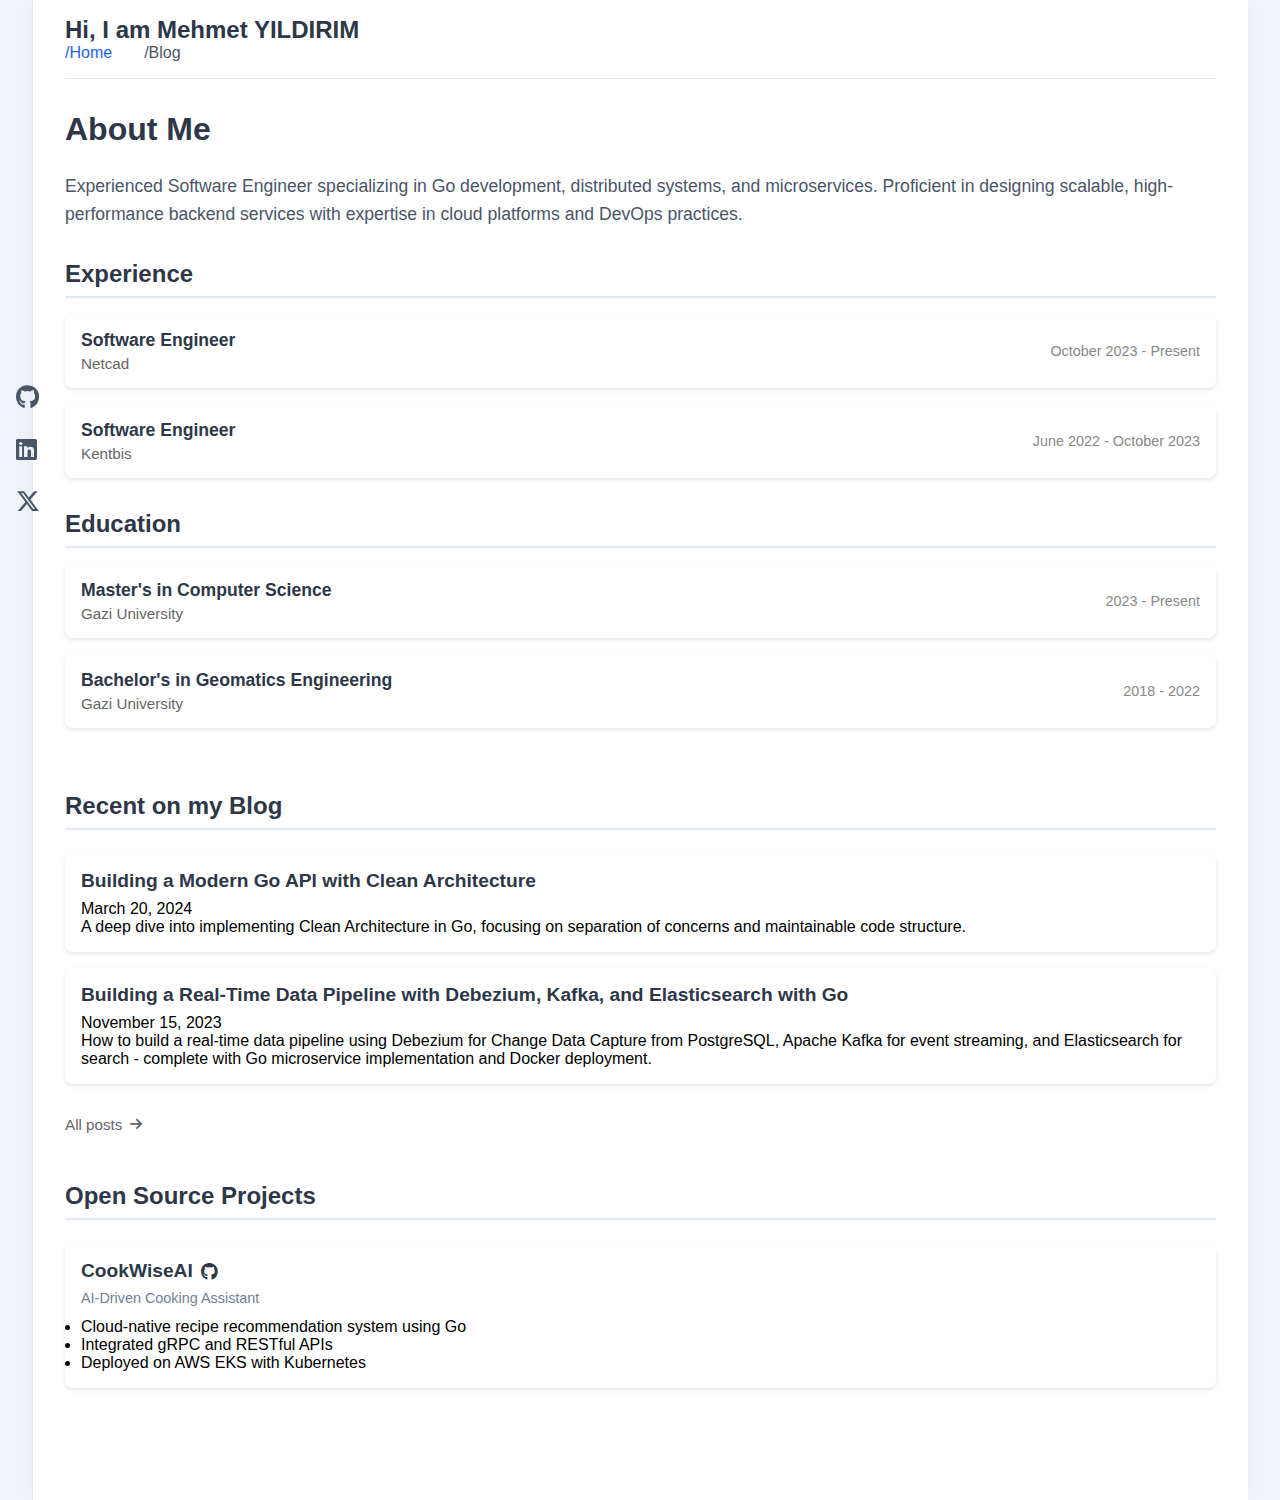
<file: docs/index.html>
<!DOCTYPE html>
<html lang="en-us"
  dir="ltr">

<head>
	<meta name="generator" content="Hugo 0.145.0">
  
<script async src="https://www.googletagmanager.com/gtag/js?id="></script>
<script>
  window.dataLayer = window.dataLayer || [];
  function gtag(){dataLayer.push(arguments);}
  gtag('js', new Date());
  gtag('config', '');
</script>

<meta charset="utf-8">
<meta name="viewport" content="width=device-width, initial-scale=1">





  
  


<title>Mehmet YILDIRIM</title>
<meta name="description" content="Software Engineer">


<meta property="og:title" content="Mehmet YILDIRIM">
<meta property="og:description" content="Software Engineer">
<meta property="og:type" content="website">
<meta property="og:url" content="https://mehmetymw.github.io/myblog/">


<meta name="twitter:card" content="summary">
<meta name="twitter:title" content="Mehmet YILDIRIM">
<meta name="twitter:description" content="Software Engineer">


<link rel="canonical" href="https://mehmetymw.github.io/myblog/">


<link rel="icon" type="image/x-icon" href="https://mehmetymw.github.io/myblog/favicon.ico">



  <link rel="alternate" type="application/rss+xml" title="Mehmet YILDIRIM" href="https://mehmetymw.github.io/myblog/index.xml">
 


<link rel="stylesheet" href="https://mehmetymw.github.io/myblog/css/style.css">
<link rel="stylesheet" href="https://cdnjs.cloudflare.com/ajax/libs/font-awesome/6.5.1/css/all.min.css">
<link rel="stylesheet" href="https://mehmetymw.github.io/myblog/custom.css">


<script src="https://mehmetymw.github.io/myblog/js/copy-code.js" defer></script>
<script src="https://mehmetymw.github.io/myblog/js/easter-egg.js" defer></script>



  
      <script async src="https://www.googletagmanager.com/gtag/js?id=G-CZX2299S4E"></script>
      <script>
        var doNotTrack = false;
        if ( false ) {
          var dnt = (navigator.doNotTrack || window.doNotTrack || navigator.msDoNotTrack);
          var doNotTrack = (dnt == "1" || dnt == "yes");
        }
        if (!doNotTrack) {
          window.dataLayer = window.dataLayer || [];
          function gtag(){dataLayer.push(arguments);}
          gtag('js', new Date());
          gtag('config', 'G-CZX2299S4E');
        }
      </script>


  <link rel="stylesheet" href="https://cdnjs.cloudflare.com/ajax/libs/font-awesome/6.5.1/css/all.min.css">
  <style>
    :root {
      --content-bg: #ffffff;
      --main-bg: #f1f5f9;
      --border-color: #e2e8f0;
    }

    * {
      margin: 0;
      padding: 0;
      box-sizing: border-box;
    }

    html {
      height: 100%;
      background: var(--main-bg);
    }

    body {
      min-height: 100%;
      min-width:70%;
      display: flex;
      justify-content: center;
      font-family: -apple-system, BlinkMacSystemFont, 'Segoe UI', Roboto, Oxygen, Ubuntu, Cantarell, sans-serif;
      position: relative;
      background: var(--main-bg);
    }

    .social-icons {
      position: fixed;
      left: 1rem;
      top: 50%;
      transform: translateY(-50%);
      display: flex;
      flex-direction: column;
      gap: 1.5rem;
      z-index: 100;
      width: 40px;
    }

    .social-icons.about-social {
      position: static;
      flex-direction: row;
      transform: none;
      width: auto;
      justify-content: flex-start;
      margin: 1rem 0;
    }

    .social-icons a {
      color: #4a5568;
      font-size: 1.5rem;
      transition: color 0.3s ease, transform 0.3s ease;
    }

    .social-icons a:hover {
      color: #2d3748;
      transform: scale(1.2);
    }

    .container {
      width: min(1400px, 95%);
      padding: 0 clamp(1rem, 3vw, 2rem);
      background-color: var(--content-bg);
      display: flex;
      flex-direction: column;
      position: relative;
      box-shadow: 0 0 30px rgba(0, 0, 0, 0.05);
      min-height: 100vh;
      border-radius: 0;
      border-left: 1px solid var(--border-color);
      margin: 0;
    }

    .header {
      width: 100%;
      padding: clamp(1rem, 4vh, 2rem) 0;
      margin-bottom: 1rem;
      
    }

    .main {
      flex: 1;
      width: 100%;
      max-width: 100%;
      margin: 0 auto;
    }

    .footer {
      width: 100%;
      padding: clamp(1rem, 4vh, 2rem) 0;
      margin-top: auto;
      text-align: center;
      color: #4a5568;
    }

    img {
      max-width: 100%;
      height: auto;
    }

    @media (max-width: 768px) {
      body {
        padding-left: 0;
        padding-right: 0;
      }

      .container {
        width: 100%;
        margin: 0;
        min-height: 100vh;
        border-left: none;
      }

      .main {
        max-width: 100%;
      }

      .social-icons:not(.about-social) {
        display: none;
      }
    }

    @media (min-width: 2000px) {
      .container {
        max-width: 1600px;
      }
    }

    .site-header {
      padding: 1rem 0;
      margin-bottom: 2rem;
      border-bottom: 1px solid #e2e8f0;
      width: 100%;
    }

    .nav-container {
      width: 100%;
      align-items: center;
    }

    .site-title {
      font-size: 1.5rem;
      font-weight: 600;
      color: #2d3748;
      text-decoration: none;
    }

    .nav-menu {
      display: flex;
      gap: 2rem;
      align-items: center;
    }

    .nav-link {
      color: #4a5568;
      text-decoration: none;
      font-weight: 200;
    
      transition: color 0.2s ease;
    }

    .nav-link:hover {
      color: #2563eb;
    }

    .nav-link.active {
      color: #2563eb;
    }

    .mobile-social {
      display: none;
    }

    @media (max-width: 768px) {
      .social-icons {
        display: none;
      }

      .mobile-social {
        display: flex;
        gap: 1.5rem;
      }

      .mobile-social a {
        color: #4a5568;
        font-size: 1.2rem;
        transition: color 0.2s ease;
      }

      .mobile-social a:hover {
        color: #2563eb;
      }

      .nav-container {
        padding: 0 1rem;
      }
    }
  </style>
</head>

<body>
  <div class="social-icons ">
  <a href="https://github.com/mehmetymw" target="_blank" rel="noopener noreferrer">
    <i class="fab fa-github"></i>
  </a>
  <a href="https://linkedin.com/in/mehmet--yildirim" target="_blank" rel="noopener noreferrer">
    <i class="fab fa-linkedin"></i>
  </a>
  <a href="https://x.com/mehmetymw" target="_blank" rel="noopener noreferrer">
    <i class="fab fa-x-twitter"></i>
  </a>
</div> 

  <div class="container">
    <header class="site-header">
      <div class="nav-container">
        <a href="https://mehmetymw.github.io/myblog/" class="site-title">Hi, I am Mehmet YILDIRIM</a>
        <nav class="nav-menu">
          <a href="https://mehmetymw.github.io/myblog/" class="nav-link active">/Home</a>
          <a href="https://mehmetymw.github.io/myblog/blog/" class="nav-link">/Blog</a>
          <div class="mobile-social">
            <a href="https://github.com/mehmetymw" target="_blank" rel="noopener noreferrer">
              <i class="fab fa-github"></i>
            </a>
            <a href="https://linkedin.com/in/mehmet--yildirim" target="_blank" rel="noopener noreferrer">
              <i class="fab fa-linkedin"></i>
            </a>
            <a href="https://x.com/mehmetymw" target="_blank" rel="noopener noreferrer">
              <i class="fab fa-x-twitter"></i>
            </a>
          </div>
        </nav>
      </div>
    </header>

    <main class="main">
      
<div class="home-content">
  <section class="about-section">
    <h1>About Me</h1>
    <div class="profile">
      <p class="summary">
        Experienced Software Engineer specializing in Go development, distributed systems, and microservices.
        Proficient in designing scalable, high-performance backend services with expertise in cloud platforms and DevOps
        practices.
      </p>
    </div>

    <div class="section">
      <h2>Experience</h2>
      <div class="timeline">
        <details class="timeline-item">
          <summary>
            <div class="summary-content">
              <div class="title-company">
                <span class="job-title">Software Engineer</span>
                <span class="company">Netcad</span>
              </div>
              <span class="duration">October 2023 - Present</span>
            </div>
          </summary>
          <div class="details-content">
            <ul>
              <li>Developing high-performance microservices using .NET Core</li>
              <li>Implementing RESTful APIs and gRPC services</li>
              <li>Working with PostgreSQL, Redis, and MongoDB</li>
              <li>DevOps practices with Docker and Kubernetes</li>
            </ul>
          </div>
        </details>

        <details class="timeline-item">
          <summary>
            <div class="summary-content">
              <div class="title-company">
                <span class="job-title">Software Engineer</span>
                <span class="company">Kentbis</span>
              </div>
              
              <span class="duration">June 2022 - October 2023</span>
            </div>
          </summary>
          <div class="details-content">
            <ul>
              <li>Developed backend services using .NET Core</li>
              <li>Integrated RESTful APIs and optimized database queries</li>
              <li>Collaborated with cross-functional teams</li>
            </ul>
          </div>
        </details>
      </div>
    </div>

    <div class="section">
      <h2>Education</h2>
      <div class="timeline">
        <details class="timeline-item">
          <summary>
            <div class="summary-content">
              <div class="title-company">
                <span class="degree">Master's in Computer Science</span>
                <span class="school">Gazi University</span>
              </div>
              <span class="duration">2023 - Present</span>
            </div>
          </summary>
          <div class="details-content">
            <ul>
              <li>Specialized in Distributed Systems and Machine Learning</li>
            </ul>
          </div>
        </details>

        <details class="timeline-item">
          <summary>
            <div class="summary-content">
              <div class="title-company">
                <span class="degree">Bachelor's in Geomatics Engineering</span>
                <span class="school">Gazi University</span>
              </div>
              <span class="duration">2018 - 2022</span>
            </div>
          </summary>
          <div class="details-content">
            <ul>
              <li>Focused on Software Development in GIS and Data Analysis</li>
            </ul>
          </div>
        </details>
      </div>
    </div>

    
  </section>

  <section class="recent-posts">
    <h2>Recent on my Blog</h2>
    
    
    
      
      <article class="timeline-item">
        <h3><a href="https://mehmetymw.github.io/myblog/blog/building-a-modern-go-api-with-clean-architecture/">Building a Modern Go API with Clean Architecture</a></h3>
        <time>March 20, 2024</time>
        
        <p>A deep dive into implementing Clean Architecture in Go, focusing on separation of concerns and maintainable code structure.</p>
        
      </article>
      
      <article class="timeline-item">
        <h3><a href="https://mehmetymw.github.io/myblog/blog/building-a-real-time-data-pipeline-with-debezium-kafka-and-elasticsearch-with-go/">Building a Real-Time Data Pipeline with Debezium, Kafka, and Elasticsearch with Go</a></h3>
        <time>November 15, 2023</time>
        
        <p>How to build a real-time data pipeline using Debezium for Change Data Capture from PostgreSQL, Apache Kafka for event streaming, and Elasticsearch for search - complete with Go microservice implementation and Docker deployment.</p>
        
      </article>
      
      <a href="https://mehmetymw.github.io/myblog/blog/" class="view-all">All posts <i class="fas fa-arrow-right"></i></a>
    
  </section>

  <section class="projects">
    <h2>Open Source Projects</h2>
    <div class="timeline-item">
      <h3><a href="https://github.com/mehmetymw/cookwise-ai" class="project-title">CookWiseAI <i class="fab fa-github"></i></a></h3>
      <p class="date">AI-Driven Cooking Assistant</p>
      <ul>
        <li>Cloud-native recipe recommendation system using Go</li>
        <li>Integrated gRPC and RESTful APIs</li>
        <li>Deployed on AWS EKS with Kubernetes</li>
      </ul>
    </div>
  </section>
</div>

<style>
  .home-content {
    margin: 0 auto;
  }

  .about-section {
    margin-bottom: 4rem;
  }

  .profile {
    margin-bottom: 2rem;
  }

  .summary {
    font-size: 1.1rem;
    line-height: 1.6;
    color: #4a5568;
    margin-bottom: 1rem;
  }

  .experience,
  .education,
  .skills,
  .recent-posts,
  .projects {
    margin-bottom: 3rem;
  }

  h1 {
    font-size: 2rem;
    margin-bottom: 1.5rem;
    color: #2d3748;
  }

  h2 {
    font-size: 1.5rem;
    margin-bottom: 1.5rem;
    color: #2d3748;
    border-bottom: 2px solid #e2e8f0;
    padding-bottom: 0.5rem;
  }

  h3 {
    font-size: 1.2rem;
    color: #2d3748;
    margin-bottom: 0.5rem;
  }

  h3 a {
    color: #2d3748;
    text-decoration: none;
    transition: color 0.2s ease;
    display: inline-flex;
    align-items: center;
    gap: 0.5rem;
  }

  h3 a:hover {
    color: #666;
  }

  .date {
    color: #718096;
    font-size: 0.9rem;
    margin-bottom: 0.75rem;
  }

  .timeline-item {
    background: #ffffff;
    padding: 1rem;
    margin-bottom: 1rem;
    border-radius: 8px;
    box-shadow: 0 2px 4px rgba(0, 0, 0, 0.1);
    transition: all 0.3s ease;
  }

  .timeline-item:hover {
    transform: translateY(-2px);
    box-shadow: 0 4px 8px rgba(0, 0, 0, 0.1);
  }

  .timeline-item summary {
    cursor: pointer;
    list-style: none;
  }

  .timeline-item summary::-webkit-details-marker {
    display: none;
  }

  .summary-content {
    display: flex;
    justify-content: space-between;
    align-items: center;
    gap: 1rem;
  }

  .title-company {
    display: flex;
    flex-direction: column;
    gap: 0.25rem;
  }

  .job-title, .degree {
    font-weight: 600;
    font-size: 1.1rem;
    color: #2d3748;
  }

  .company, .school {
    color: #666;
    font-size: 0.95rem;
  }

  .duration {
    color: #888;
    font-size: 0.9rem;
    white-space: nowrap;
  }

  .section {
    margin-bottom: 2rem;
  }

  .section h2 {
    margin-bottom: 1rem;
    font-size: 1.5rem;
    font-weight: 600;
  }

  @media (max-width: 768px) {
    .home-content {
      padding: 0 1rem;
    }

    .timeline-item {
      padding: 1rem;
    }

    .summary-content {
      flex-direction: column;
      align-items: flex-start;
      gap: 0.5rem;
    }

    .title-company {
      width: 100%;
    }

    .duration {
      width: 100%;
    }
  }

  .view-all {
    display: inline-flex;
    align-items: center;
    gap: 0.5rem;
    color: #666;
    text-decoration: none;
    font-size: 0.95rem;
    transition: color 0.2s ease;
    margin-top: 1rem;
  }

  .view-all:hover {
    color: #2d3748;
  }

  .view-all i, .project-title i {
    font-size: 0.9em;
  }

  .project-title {
    color: #2d3748;
    text-decoration: none;
    transition: color 0.2s ease;
    display: inline-flex;
    align-items: center;
    gap: 0.5rem;
  }

  .project-title:hover {
    color: #666;
  }
</style>

    </main>

    <footer class="footer">
      

    
    
    
    
    


    </footer>
  </div>

  

  <script src="https://mehmetymw.github.io/myblog/js/theme-switch.js"></script>
  <script defer src="https://mehmetymw.github.io/myblog/js/copy-code.js"></script>
</body>

</html>
</file>
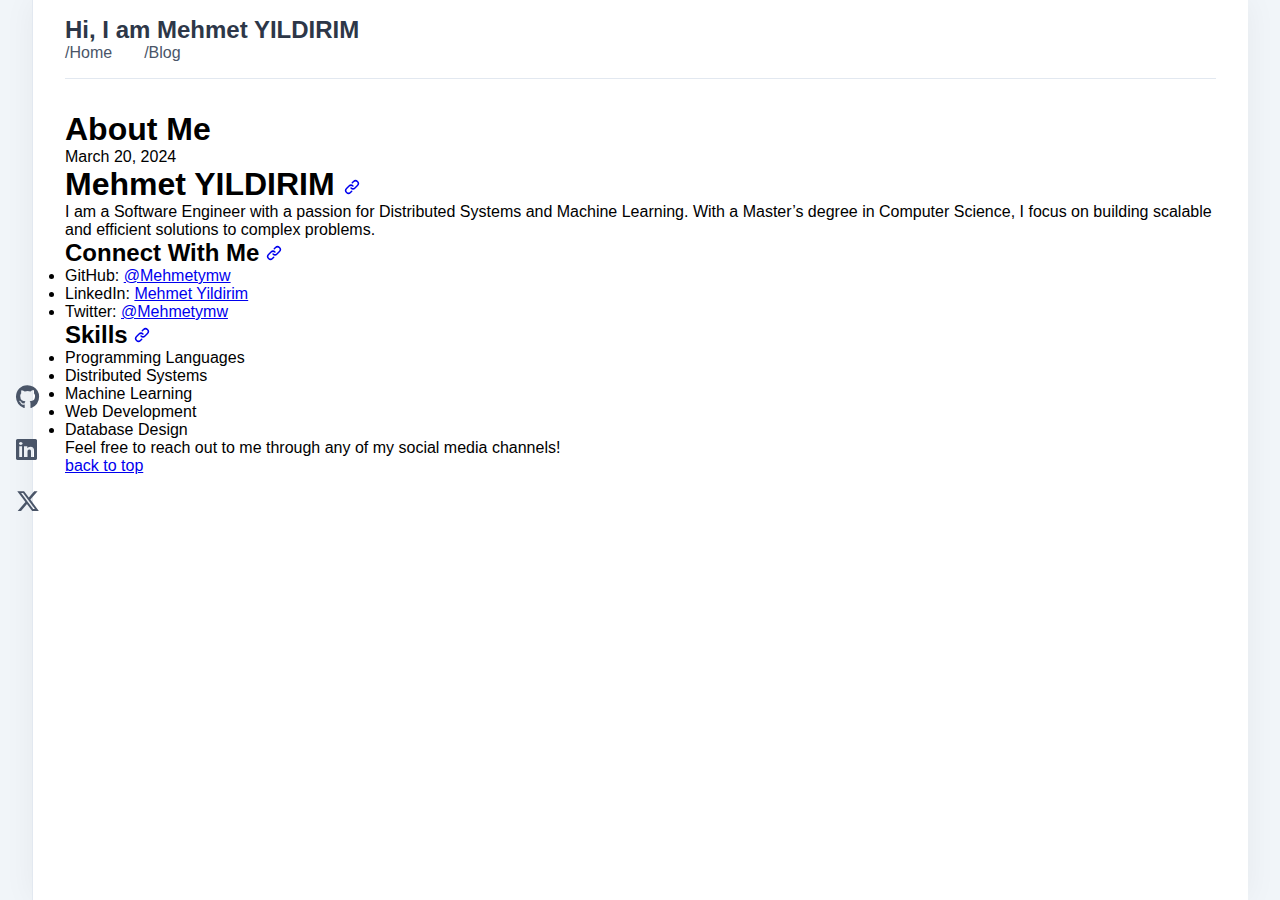
<file: docs/about/index.html>
<!DOCTYPE html>
<html lang="en-us"
  dir="ltr">

<head>
  
<script async src="https://www.googletagmanager.com/gtag/js?id="></script>
<script>
  window.dataLayer = window.dataLayer || [];
  function gtag(){dataLayer.push(arguments);}
  gtag('js', new Date());
  gtag('config', '');
</script>

<meta charset="utf-8">
<meta name="viewport" content="width=device-width, initial-scale=1">





  
  
    
  


<title>About Me | Mehmet YILDIRIM</title>
<meta name="description" content="
  Mehmet YILDIRIM
  
    
      
    
  

I am a Software Engineer with a passion for Distributed Systems and Machine Learning. With a Master&rsquo;s degree in Computer Science, I focus on building scalable and efficient solutions to complex problems.">


<meta property="og:title" content="About Me | Mehmet YILDIRIM">
<meta property="og:description" content="
  Mehmet YILDIRIM
  
    
      
    
  

I am a Software Engineer with a passion for Distributed Systems and Machine Learning. With a Master&rsquo;s degree in Computer Science, I focus on building scalable and efficient solutions to complex problems.">
<meta property="og:type" content="article">
<meta property="og:url" content="https://mehmetymw.github.io/myblog/about/">


<meta name="twitter:card" content="summary">
<meta name="twitter:title" content="About Me | Mehmet YILDIRIM">
<meta name="twitter:description" content="
  Mehmet YILDIRIM
  
    
      
    
  

I am a Software Engineer with a passion for Distributed Systems and Machine Learning. With a Master&rsquo;s degree in Computer Science, I focus on building scalable and efficient solutions to complex problems.">


<link rel="canonical" href="https://mehmetymw.github.io/myblog/about/">


<link rel="icon" type="image/x-icon" href="https://mehmetymw.github.io/myblog/favicon.ico">



  <link rel="alternate" type="application/rss+xml" title="Mehmet YILDIRIM" href="https://mehmetymw.github.io/myblog/index.xml">
 


<link rel="stylesheet" href="https://mehmetymw.github.io/myblog/css/style.css">
<link rel="stylesheet" href="https://cdnjs.cloudflare.com/ajax/libs/font-awesome/6.5.1/css/all.min.css">
<link rel="stylesheet" href="https://mehmetymw.github.io/myblog/custom.css">


<script src="https://mehmetymw.github.io/myblog/js/copy-code.js" defer></script>
<script src="https://mehmetymw.github.io/myblog/js/easter-egg.js" defer></script>



  
      <script async src="https://www.googletagmanager.com/gtag/js?id=G-CZX2299S4E"></script>
      <script>
        var doNotTrack = false;
        if ( false ) {
          var dnt = (navigator.doNotTrack || window.doNotTrack || navigator.msDoNotTrack);
          var doNotTrack = (dnt == "1" || dnt == "yes");
        }
        if (!doNotTrack) {
          window.dataLayer = window.dataLayer || [];
          function gtag(){dataLayer.push(arguments);}
          gtag('js', new Date());
          gtag('config', 'G-CZX2299S4E');
        }
      </script>


  <link rel="stylesheet" href="https://cdnjs.cloudflare.com/ajax/libs/font-awesome/6.5.1/css/all.min.css">
  <style>
    :root {
      --content-bg: #ffffff;
      --main-bg: #f1f5f9;
      --border-color: #e2e8f0;
    }

    * {
      margin: 0;
      padding: 0;
      box-sizing: border-box;
    }

    html {
      height: 100%;
      background: var(--main-bg);
    }

    body {
      min-height: 100%;
      min-width:70%;
      display: flex;
      justify-content: center;
      font-family: -apple-system, BlinkMacSystemFont, 'Segoe UI', Roboto, Oxygen, Ubuntu, Cantarell, sans-serif;
      position: relative;
      background: var(--main-bg);
    }

    .social-icons {
      position: fixed;
      left: 1rem;
      top: 50%;
      transform: translateY(-50%);
      display: flex;
      flex-direction: column;
      gap: 1.5rem;
      z-index: 100;
      width: 40px;
    }

    .social-icons.about-social {
      position: static;
      flex-direction: row;
      transform: none;
      width: auto;
      justify-content: flex-start;
      margin: 1rem 0;
    }

    .social-icons a {
      color: #4a5568;
      font-size: 1.5rem;
      transition: color 0.3s ease, transform 0.3s ease;
    }

    .social-icons a:hover {
      color: #2d3748;
      transform: scale(1.2);
    }

    .container {
      width: min(1400px, 95%);
      padding: 0 clamp(1rem, 3vw, 2rem);
      background-color: var(--content-bg);
      display: flex;
      flex-direction: column;
      position: relative;
      box-shadow: 0 0 30px rgba(0, 0, 0, 0.05);
      min-height: 100vh;
      border-radius: 0;
      border-left: 1px solid var(--border-color);
      margin: 0;
    }

    .header {
      width: 100%;
      padding: clamp(1rem, 4vh, 2rem) 0;
      margin-bottom: 1rem;
      
    }

    .main {
      flex: 1;
      width: 100%;
      max-width: 100%;
      margin: 0 auto;
    }

    .footer {
      width: 100%;
      padding: clamp(1rem, 4vh, 2rem) 0;
      margin-top: auto;
      text-align: center;
      color: #4a5568;
    }

    img {
      max-width: 100%;
      height: auto;
    }

    @media (max-width: 768px) {
      body {
        padding-left: 0;
        padding-right: 0;
      }

      .container {
        width: 100%;
        margin: 0;
        min-height: 100vh;
        border-left: none;
      }

      .main {
        max-width: 100%;
      }

      .social-icons:not(.about-social) {
        display: none;
      }
    }

    @media (min-width: 2000px) {
      .container {
        max-width: 1600px;
      }
    }

    .site-header {
      padding: 1rem 0;
      margin-bottom: 2rem;
      border-bottom: 1px solid #e2e8f0;
      width: 100%;
    }

    .nav-container {
      width: 100%;
      align-items: center;
    }

    .site-title {
      font-size: 1.5rem;
      font-weight: 600;
      color: #2d3748;
      text-decoration: none;
    }

    .nav-menu {
      display: flex;
      gap: 2rem;
      align-items: center;
    }

    .nav-link {
      color: #4a5568;
      text-decoration: none;
      font-weight: 200;
    
      transition: color 0.2s ease;
    }

    .nav-link:hover {
      color: #2563eb;
    }

    .nav-link.active {
      color: #2563eb;
    }

    .mobile-social {
      display: none;
    }

    @media (max-width: 768px) {
      .social-icons {
        display: none;
      }

      .mobile-social {
        display: flex;
        gap: 1.5rem;
      }

      .mobile-social a {
        color: #4a5568;
        font-size: 1.2rem;
        transition: color 0.2s ease;
      }

      .mobile-social a:hover {
        color: #2563eb;
      }

      .nav-container {
        padding: 0 1rem;
      }
    }
  </style>
</head>

<body>
  <div class="social-icons ">
  <a href="https://github.com/mehmetymw" target="_blank" rel="noopener noreferrer">
    <i class="fab fa-github"></i>
  </a>
  <a href="https://linkedin.com/in/mehmet--yildirim" target="_blank" rel="noopener noreferrer">
    <i class="fab fa-linkedin"></i>
  </a>
  <a href="https://x.com/mehmetymw" target="_blank" rel="noopener noreferrer">
    <i class="fab fa-x-twitter"></i>
  </a>
</div> 

  <div class="container">
    <header class="site-header">
      <div class="nav-container">
        <a href="https://mehmetymw.github.io/myblog/" class="site-title">Hi, I am Mehmet YILDIRIM</a>
        <nav class="nav-menu">
          <a href="https://mehmetymw.github.io/myblog/" class="nav-link">/Home</a>
          <a href="https://mehmetymw.github.io/myblog/blog/" class="nav-link">/Blog</a>
          <div class="mobile-social">
            <a href="https://github.com/mehmetymw" target="_blank" rel="noopener noreferrer">
              <i class="fab fa-github"></i>
            </a>
            <a href="https://linkedin.com/in/mehmet--yildirim" target="_blank" rel="noopener noreferrer">
              <i class="fab fa-linkedin"></i>
            </a>
            <a href="https://x.com/mehmetymw" target="_blank" rel="noopener noreferrer">
              <i class="fab fa-x-twitter"></i>
            </a>
          </div>
        </nav>
      </div>
    </header>

    <main class="main">
      







<div >

  <div class="single-intro-container">

    

    <h1 class="single-title">About Me</h1>
    

    

    <p class="single-readtime">
      
      
      
      <time datetime="2024-03-20T00:00:00&#43;00:00">March 20, 2024</time>
      

      
    </p>

  </div>

  

  

  

  

  <div class="single-content">
    <h1 id="mehmet-yildirim">
  Mehmet YILDIRIM
  <a class="heading-anchor" href="#mehmet-yildirim" aria-label="Link to this section">
    <svg xmlns="http://www.w3.org/2000/svg" viewBox="0 0 16 16" width="16" height="16" fill="currentColor">
      <path fill-rule="evenodd" d="M7.775 3.275a.75.75 0 001.06 1.06l1.25-1.25a2 2 0 112.83 2.83l-2.5 2.5a2 2 0 01-2.83 0 .75.75 0 00-1.06 1.06 3.5 3.5 0 004.95 0l2.5-2.5a3.5 3.5 0 00-4.95-4.95l-1.25 1.25zm-4.69 9.64a2 2 0 010-2.83l2.5-2.5a2 2 0 012.83 0 .75.75 0 001.06-1.06 3.5 3.5 0 00-4.95 0l-2.5 2.5a3.5 3.5 0 004.95 4.95l1.25-1.25a.75.75 0 00-1.06-1.06l-1.25 1.25a2 2 0 01-2.83 0z"/>
    </svg>
  </a>
</h1>
<p>I am a Software Engineer with a passion for Distributed Systems and Machine Learning. With a Master&rsquo;s degree in Computer Science, I focus on building scalable and efficient solutions to complex problems.</p>
<h2 id="connect-with-me">
  Connect With Me
  <a class="heading-anchor" href="#connect-with-me" aria-label="Link to this section">
    <svg xmlns="http://www.w3.org/2000/svg" viewBox="0 0 16 16" width="16" height="16" fill="currentColor">
      <path fill-rule="evenodd" d="M7.775 3.275a.75.75 0 001.06 1.06l1.25-1.25a2 2 0 112.83 2.83l-2.5 2.5a2 2 0 01-2.83 0 .75.75 0 00-1.06 1.06 3.5 3.5 0 004.95 0l2.5-2.5a3.5 3.5 0 00-4.95-4.95l-1.25 1.25zm-4.69 9.64a2 2 0 010-2.83l2.5-2.5a2 2 0 012.83 0 .75.75 0 001.06-1.06 3.5 3.5 0 00-4.95 0l-2.5 2.5a3.5 3.5 0 004.95 4.95l1.25-1.25a.75.75 0 00-1.06-1.06l-1.25 1.25a2 2 0 01-2.83 0z"/>
    </svg>
  </a>
</h2>
<ul>
<li>GitHub: <a href="https://github.com/Mehmetymw/">@Mehmetymw</a></li>
<li>LinkedIn: <a href="https://linkedin.com/in/mehmet--yildirim">Mehmet Yildirim</a></li>
<li>Twitter: <a href="https://x.com/Mehmetymw">@Mehmetymw</a></li>
</ul>
<h2 id="skills">
  Skills
  <a class="heading-anchor" href="#skills" aria-label="Link to this section">
    <svg xmlns="http://www.w3.org/2000/svg" viewBox="0 0 16 16" width="16" height="16" fill="currentColor">
      <path fill-rule="evenodd" d="M7.775 3.275a.75.75 0 001.06 1.06l1.25-1.25a2 2 0 112.83 2.83l-2.5 2.5a2 2 0 01-2.83 0 .75.75 0 00-1.06 1.06 3.5 3.5 0 004.95 0l2.5-2.5a3.5 3.5 0 00-4.95-4.95l-1.25 1.25zm-4.69 9.64a2 2 0 010-2.83l2.5-2.5a2 2 0 012.83 0 .75.75 0 001.06-1.06 3.5 3.5 0 00-4.95 0l-2.5 2.5a3.5 3.5 0 004.95 4.95l1.25-1.25a.75.75 0 00-1.06-1.06l-1.25 1.25a2 2 0 01-2.83 0z"/>
    </svg>
  </a>
</h2>
<ul>
<li>Programming Languages</li>
<li>Distributed Systems</li>
<li>Machine Learning</li>
<li>Web Development</li>
<li>Database Design</li>
</ul>
<p>Feel free to reach out to me through any of my social media channels!</p>

    
  </div>

  

  

  
  

  

  

  
  <div class="back-to-top">
    <a href="#top">
      back to top
    </a>
  </div>
  

</div>


    </main>

    <footer class="footer">
      

    
    
    
    
    


    </footer>
  </div>

  

  <script src="https://mehmetymw.github.io/myblog/js/theme-switch.js"></script>
  <script defer src="https://mehmetymw.github.io/myblog/js/copy-code.js"></script>
</body>

</html>
</file>
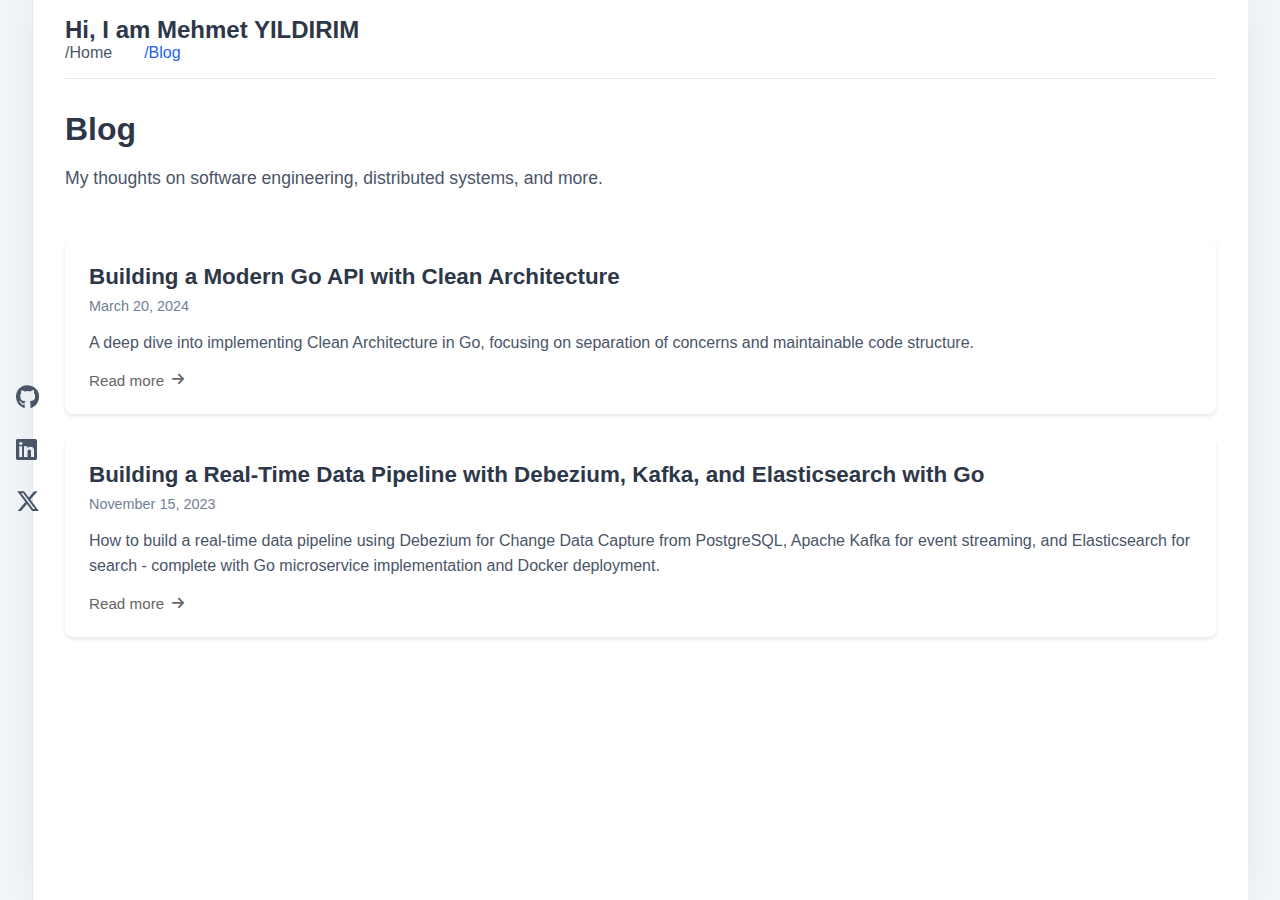
<file: docs/blog/index.html>
<!DOCTYPE html>
<html lang="en-us"
  dir="ltr">

<head>
  
<script async src="https://www.googletagmanager.com/gtag/js?id="></script>
<script>
  window.dataLayer = window.dataLayer || [];
  function gtag(){dataLayer.push(arguments);}
  gtag('js', new Date());
  gtag('config', '');
</script>

<meta charset="utf-8">
<meta name="viewport" content="width=device-width, initial-scale=1">





  
  
    
  


<title>Blog | Mehmet YILDIRIM</title>
<meta name="description" content="My thoughts on software engineering, distributed systems, and more.">


<meta property="og:title" content="Blog | Mehmet YILDIRIM">
<meta property="og:description" content="My thoughts on software engineering, distributed systems, and more.">
<meta property="og:type" content="article">
<meta property="og:url" content="https://mehmetymw.github.io/myblog/blog/">


<meta name="twitter:card" content="summary">
<meta name="twitter:title" content="Blog | Mehmet YILDIRIM">
<meta name="twitter:description" content="My thoughts on software engineering, distributed systems, and more.">


<link rel="canonical" href="https://mehmetymw.github.io/myblog/blog/">


<link rel="icon" type="image/x-icon" href="https://mehmetymw.github.io/myblog/favicon.ico">



  <link rel="alternate" type="application/rss+xml" title="Mehmet YILDIRIM" href="https://mehmetymw.github.io/myblog/index.xml">
 


<link rel="stylesheet" href="https://mehmetymw.github.io/myblog/css/style.css">
<link rel="stylesheet" href="https://cdnjs.cloudflare.com/ajax/libs/font-awesome/6.5.1/css/all.min.css">
<link rel="stylesheet" href="https://mehmetymw.github.io/myblog/custom.css">


<script src="https://mehmetymw.github.io/myblog/js/copy-code.js" defer></script>
<script src="https://mehmetymw.github.io/myblog/js/easter-egg.js" defer></script>



  
      <script async src="https://www.googletagmanager.com/gtag/js?id=G-CZX2299S4E"></script>
      <script>
        var doNotTrack = false;
        if ( false ) {
          var dnt = (navigator.doNotTrack || window.doNotTrack || navigator.msDoNotTrack);
          var doNotTrack = (dnt == "1" || dnt == "yes");
        }
        if (!doNotTrack) {
          window.dataLayer = window.dataLayer || [];
          function gtag(){dataLayer.push(arguments);}
          gtag('js', new Date());
          gtag('config', 'G-CZX2299S4E');
        }
      </script>


  <link rel="stylesheet" href="https://cdnjs.cloudflare.com/ajax/libs/font-awesome/6.5.1/css/all.min.css">
  <style>
    :root {
      --content-bg: #ffffff;
      --main-bg: #f1f5f9;
      --border-color: #e2e8f0;
    }

    * {
      margin: 0;
      padding: 0;
      box-sizing: border-box;
    }

    html {
      height: 100%;
      background: var(--main-bg);
    }

    body {
      min-height: 100%;
      min-width:70%;
      display: flex;
      justify-content: center;
      font-family: -apple-system, BlinkMacSystemFont, 'Segoe UI', Roboto, Oxygen, Ubuntu, Cantarell, sans-serif;
      position: relative;
      background: var(--main-bg);
    }

    .social-icons {
      position: fixed;
      left: 1rem;
      top: 50%;
      transform: translateY(-50%);
      display: flex;
      flex-direction: column;
      gap: 1.5rem;
      z-index: 100;
      width: 40px;
    }

    .social-icons.about-social {
      position: static;
      flex-direction: row;
      transform: none;
      width: auto;
      justify-content: flex-start;
      margin: 1rem 0;
    }

    .social-icons a {
      color: #4a5568;
      font-size: 1.5rem;
      transition: color 0.3s ease, transform 0.3s ease;
    }

    .social-icons a:hover {
      color: #2d3748;
      transform: scale(1.2);
    }

    .container {
      width: min(1400px, 95%);
      padding: 0 clamp(1rem, 3vw, 2rem);
      background-color: var(--content-bg);
      display: flex;
      flex-direction: column;
      position: relative;
      box-shadow: 0 0 30px rgba(0, 0, 0, 0.05);
      min-height: 100vh;
      border-radius: 0;
      border-left: 1px solid var(--border-color);
      margin: 0;
    }

    .header {
      width: 100%;
      padding: clamp(1rem, 4vh, 2rem) 0;
      margin-bottom: 1rem;
      
    }

    .main {
      flex: 1;
      width: 100%;
      max-width: 100%;
      margin: 0 auto;
    }

    .footer {
      width: 100%;
      padding: clamp(1rem, 4vh, 2rem) 0;
      margin-top: auto;
      text-align: center;
      color: #4a5568;
    }

    img {
      max-width: 100%;
      height: auto;
    }

    @media (max-width: 768px) {
      body {
        padding-left: 0;
        padding-right: 0;
      }

      .container {
        width: 100%;
        margin: 0;
        min-height: 100vh;
        border-left: none;
      }

      .main {
        max-width: 100%;
      }

      .social-icons:not(.about-social) {
        display: none;
      }
    }

    @media (min-width: 2000px) {
      .container {
        max-width: 1600px;
      }
    }

    .site-header {
      padding: 1rem 0;
      margin-bottom: 2rem;
      border-bottom: 1px solid #e2e8f0;
      width: 100%;
    }

    .nav-container {
      width: 100%;
      align-items: center;
    }

    .site-title {
      font-size: 1.5rem;
      font-weight: 600;
      color: #2d3748;
      text-decoration: none;
    }

    .nav-menu {
      display: flex;
      gap: 2rem;
      align-items: center;
    }

    .nav-link {
      color: #4a5568;
      text-decoration: none;
      font-weight: 200;
    
      transition: color 0.2s ease;
    }

    .nav-link:hover {
      color: #2563eb;
    }

    .nav-link.active {
      color: #2563eb;
    }

    .mobile-social {
      display: none;
    }

    @media (max-width: 768px) {
      .social-icons {
        display: none;
      }

      .mobile-social {
        display: flex;
        gap: 1.5rem;
      }

      .mobile-social a {
        color: #4a5568;
        font-size: 1.2rem;
        transition: color 0.2s ease;
      }

      .mobile-social a:hover {
        color: #2563eb;
      }

      .nav-container {
        padding: 0 1rem;
      }
    }
  </style>
</head>

<body>
  <div class="social-icons ">
  <a href="https://github.com/mehmetymw" target="_blank" rel="noopener noreferrer">
    <i class="fab fa-github"></i>
  </a>
  <a href="https://linkedin.com/in/mehmet--yildirim" target="_blank" rel="noopener noreferrer">
    <i class="fab fa-linkedin"></i>
  </a>
  <a href="https://x.com/mehmetymw" target="_blank" rel="noopener noreferrer">
    <i class="fab fa-x-twitter"></i>
  </a>
</div> 

  <div class="container">
    <header class="site-header">
      <div class="nav-container">
        <a href="https://mehmetymw.github.io/myblog/" class="site-title">Hi, I am Mehmet YILDIRIM</a>
        <nav class="nav-menu">
          <a href="https://mehmetymw.github.io/myblog/" class="nav-link">/Home</a>
          <a href="https://mehmetymw.github.io/myblog/blog/" class="nav-link active">/Blog</a>
          <div class="mobile-social">
            <a href="https://github.com/mehmetymw" target="_blank" rel="noopener noreferrer">
              <i class="fab fa-github"></i>
            </a>
            <a href="https://linkedin.com/in/mehmet--yildirim" target="_blank" rel="noopener noreferrer">
              <i class="fab fa-linkedin"></i>
            </a>
            <a href="https://x.com/mehmetymw" target="_blank" rel="noopener noreferrer">
              <i class="fab fa-x-twitter"></i>
            </a>
          </div>
        </nav>
      </div>
    </header>

    <main class="main">
      
<div class="blog-content">
  <header class="blog-header">
    <h1>Blog</h1>
    
    <p class="description">My thoughts on software engineering, distributed systems, and more.</p>
    
  </header>

  <div class="posts-list">
    
    <article class="timeline-item">
      <h2><a href="https://mehmetymw.github.io/myblog/blog/building-a-modern-go-api-with-clean-architecture/">Building a Modern Go API with Clean Architecture</a></h2>
      <time>March 20, 2024</time>
      
      <p class="post-description">A deep dive into implementing Clean Architecture in Go, focusing on separation of concerns and maintainable code structure.</p>
      
      <a href="https://mehmetymw.github.io/myblog/blog/building-a-modern-go-api-with-clean-architecture/" class="read-more">Read more <i class="fas fa-arrow-right"></i></a>
    </article>
    
    <article class="timeline-item">
      <h2><a href="https://mehmetymw.github.io/myblog/blog/building-a-real-time-data-pipeline-with-debezium-kafka-and-elasticsearch-with-go/">Building a Real-Time Data Pipeline with Debezium, Kafka, and Elasticsearch with Go</a></h2>
      <time>November 15, 2023</time>
      
      <p class="post-description">How to build a real-time data pipeline using Debezium for Change Data Capture from PostgreSQL, Apache Kafka for event streaming, and Elasticsearch for search - complete with Go microservice implementation and Docker deployment.</p>
      
      <a href="https://mehmetymw.github.io/myblog/blog/building-a-real-time-data-pipeline-with-debezium-kafka-and-elasticsearch-with-go/" class="read-more">Read more <i class="fas fa-arrow-right"></i></a>
    </article>
    
  </div>
</div>

<style>
  .blog-content {
    max-width: 100%;
    margin: 0 auto;
  }

  .blog-header {
    margin-bottom: 3rem;
  }

  .blog-header h1 {
    font-size: 2rem;
    color: #2d3748;
    margin-bottom: 1rem;
  }

  .blog-header .description {
    font-size: 1.1rem;
    color: #4a5568;
    line-height: 1.6;
  }

  .posts-list {
    display: flex;
    flex-direction: column;
    gap: 1.5rem;
  }

  .timeline-item {
    background: #ffffff;
    padding: 1.5rem;
    border-radius: 8px;
    box-shadow: 0 2px 4px rgba(0, 0, 0, 0.1);
    transition: all 0.3s ease;
  }

  .timeline-item:hover {
    transform: translateY(-2px);
    box-shadow: 0 4px 8px rgba(0, 0, 0, 0.1);
  }

  .timeline-item h2 {
    font-size: 1.4rem;
    margin-bottom: 0.5rem;
  }

  .timeline-item h2 a {
    color: #2d3748;
    text-decoration: none;
    transition: color 0.2s ease;
  }

  .timeline-item h2 a:hover {
    color: #666;
  }

  .timeline-item time {
    display: block;
    color: #718096;
    font-size: 0.9rem;
    margin-bottom: 1rem;
  }

  .post-description {
    color: #4a5568;
    line-height: 1.6;
    margin-bottom: 1rem;
  }

  .read-more {
    display: inline-flex;
    align-items: center;
    gap: 0.5rem;
    color: #666;
    text-decoration: none;
    font-size: 0.95rem;
    transition: color 0.2s ease;
  }

  .read-more:hover {
    color: #2d3748;
  }

  .read-more i {
    font-size: 0.9em;
  }

  @media (max-width: 768px) {
    .blog-content {
      padding: 0 1rem;
    }

    .timeline-item {
      padding: 1rem;
    }

    .timeline-item h2 {
      font-size: 1.2rem;
    }
  }
</style>

    </main>

    <footer class="footer">
      

    
    
    
    
    


    </footer>
  </div>

  

  <script src="https://mehmetymw.github.io/myblog/js/theme-switch.js"></script>
  <script defer src="https://mehmetymw.github.io/myblog/js/copy-code.js"></script>
</body>

</html>
</file>
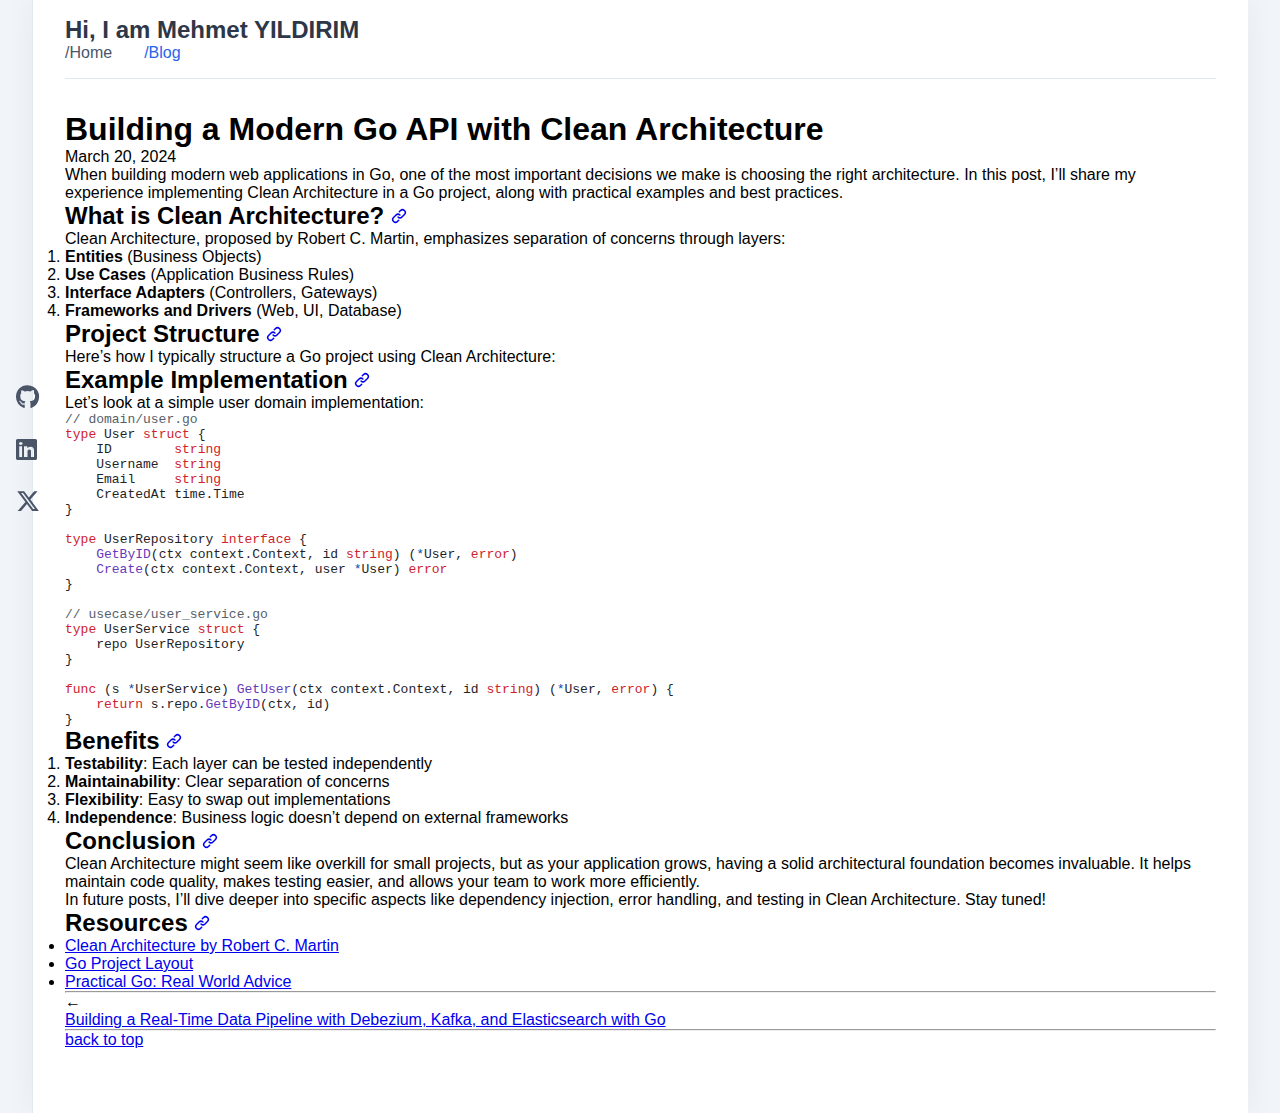
<file: docs/blog/building-a-modern-go-api-with-clean-architecture/index.html>
<!DOCTYPE html>
<html lang="en-us"
  dir="ltr">

<head>
  
<script async src="https://www.googletagmanager.com/gtag/js?id="></script>
<script>
  window.dataLayer = window.dataLayer || [];
  function gtag(){dataLayer.push(arguments);}
  gtag('js', new Date());
  gtag('config', '');
</script>

<meta charset="utf-8">
<meta name="viewport" content="width=device-width, initial-scale=1">





  
  
    
  


<title>Building a Modern Go API with Clean Architecture | Mehmet YILDIRIM</title>
<meta name="description" content="A deep dive into implementing Clean Architecture in Go, focusing on separation of concerns and maintainable code structure.">


<meta property="og:title" content="Building a Modern Go API with Clean Architecture | Mehmet YILDIRIM">
<meta property="og:description" content="A deep dive into implementing Clean Architecture in Go, focusing on separation of concerns and maintainable code structure.">
<meta property="og:type" content="article">
<meta property="og:url" content="https://mehmetymw.github.io/myblog/blog/building-a-modern-go-api-with-clean-architecture/">


<meta name="twitter:card" content="summary">
<meta name="twitter:title" content="Building a Modern Go API with Clean Architecture | Mehmet YILDIRIM">
<meta name="twitter:description" content="A deep dive into implementing Clean Architecture in Go, focusing on separation of concerns and maintainable code structure.">


<link rel="canonical" href="https://mehmetymw.github.io/myblog/blog/building-a-modern-go-api-with-clean-architecture/">


<link rel="icon" type="image/x-icon" href="https://mehmetymw.github.io/myblog/favicon.ico">



  <link rel="alternate" type="application/rss+xml" title="Mehmet YILDIRIM" href="https://mehmetymw.github.io/myblog/index.xml">
 


<link rel="stylesheet" href="https://mehmetymw.github.io/myblog/css/style.css">
<link rel="stylesheet" href="https://cdnjs.cloudflare.com/ajax/libs/font-awesome/6.5.1/css/all.min.css">
<link rel="stylesheet" href="https://mehmetymw.github.io/myblog/custom.css">


<script src="https://mehmetymw.github.io/myblog/js/copy-code.js" defer></script>
<script src="https://mehmetymw.github.io/myblog/js/easter-egg.js" defer></script>



  
      <script async src="https://www.googletagmanager.com/gtag/js?id=G-CZX2299S4E"></script>
      <script>
        var doNotTrack = false;
        if ( false ) {
          var dnt = (navigator.doNotTrack || window.doNotTrack || navigator.msDoNotTrack);
          var doNotTrack = (dnt == "1" || dnt == "yes");
        }
        if (!doNotTrack) {
          window.dataLayer = window.dataLayer || [];
          function gtag(){dataLayer.push(arguments);}
          gtag('js', new Date());
          gtag('config', 'G-CZX2299S4E');
        }
      </script>


  <link rel="stylesheet" href="https://cdnjs.cloudflare.com/ajax/libs/font-awesome/6.5.1/css/all.min.css">
  <style>
    :root {
      --content-bg: #ffffff;
      --main-bg: #f1f5f9;
      --border-color: #e2e8f0;
    }

    * {
      margin: 0;
      padding: 0;
      box-sizing: border-box;
    }

    html {
      height: 100%;
      background: var(--main-bg);
    }

    body {
      min-height: 100%;
      min-width:70%;
      display: flex;
      justify-content: center;
      font-family: -apple-system, BlinkMacSystemFont, 'Segoe UI', Roboto, Oxygen, Ubuntu, Cantarell, sans-serif;
      position: relative;
      background: var(--main-bg);
    }

    .social-icons {
      position: fixed;
      left: 1rem;
      top: 50%;
      transform: translateY(-50%);
      display: flex;
      flex-direction: column;
      gap: 1.5rem;
      z-index: 100;
      width: 40px;
    }

    .social-icons.about-social {
      position: static;
      flex-direction: row;
      transform: none;
      width: auto;
      justify-content: flex-start;
      margin: 1rem 0;
    }

    .social-icons a {
      color: #4a5568;
      font-size: 1.5rem;
      transition: color 0.3s ease, transform 0.3s ease;
    }

    .social-icons a:hover {
      color: #2d3748;
      transform: scale(1.2);
    }

    .container {
      width: min(1400px, 95%);
      padding: 0 clamp(1rem, 3vw, 2rem);
      background-color: var(--content-bg);
      display: flex;
      flex-direction: column;
      position: relative;
      box-shadow: 0 0 30px rgba(0, 0, 0, 0.05);
      min-height: 100vh;
      border-radius: 0;
      border-left: 1px solid var(--border-color);
      margin: 0;
    }

    .header {
      width: 100%;
      padding: clamp(1rem, 4vh, 2rem) 0;
      margin-bottom: 1rem;
      
    }

    .main {
      flex: 1;
      width: 100%;
      max-width: 100%;
      margin: 0 auto;
    }

    .footer {
      width: 100%;
      padding: clamp(1rem, 4vh, 2rem) 0;
      margin-top: auto;
      text-align: center;
      color: #4a5568;
    }

    img {
      max-width: 100%;
      height: auto;
    }

    @media (max-width: 768px) {
      body {
        padding-left: 0;
        padding-right: 0;
      }

      .container {
        width: 100%;
        margin: 0;
        min-height: 100vh;
        border-left: none;
      }

      .main {
        max-width: 100%;
      }

      .social-icons:not(.about-social) {
        display: none;
      }
    }

    @media (min-width: 2000px) {
      .container {
        max-width: 1600px;
      }
    }

    .site-header {
      padding: 1rem 0;
      margin-bottom: 2rem;
      border-bottom: 1px solid #e2e8f0;
      width: 100%;
    }

    .nav-container {
      width: 100%;
      align-items: center;
    }

    .site-title {
      font-size: 1.5rem;
      font-weight: 600;
      color: #2d3748;
      text-decoration: none;
    }

    .nav-menu {
      display: flex;
      gap: 2rem;
      align-items: center;
    }

    .nav-link {
      color: #4a5568;
      text-decoration: none;
      font-weight: 200;
    
      transition: color 0.2s ease;
    }

    .nav-link:hover {
      color: #2563eb;
    }

    .nav-link.active {
      color: #2563eb;
    }

    .mobile-social {
      display: none;
    }

    @media (max-width: 768px) {
      .social-icons {
        display: none;
      }

      .mobile-social {
        display: flex;
        gap: 1.5rem;
      }

      .mobile-social a {
        color: #4a5568;
        font-size: 1.2rem;
        transition: color 0.2s ease;
      }

      .mobile-social a:hover {
        color: #2563eb;
      }

      .nav-container {
        padding: 0 1rem;
      }
    }
  </style>
</head>

<body>
  <div class="social-icons ">
  <a href="https://github.com/mehmetymw" target="_blank" rel="noopener noreferrer">
    <i class="fab fa-github"></i>
  </a>
  <a href="https://linkedin.com/in/mehmet--yildirim" target="_blank" rel="noopener noreferrer">
    <i class="fab fa-linkedin"></i>
  </a>
  <a href="https://x.com/mehmetymw" target="_blank" rel="noopener noreferrer">
    <i class="fab fa-x-twitter"></i>
  </a>
</div> 

  <div class="container">
    <header class="site-header">
      <div class="nav-container">
        <a href="https://mehmetymw.github.io/myblog/" class="site-title">Hi, I am Mehmet YILDIRIM</a>
        <nav class="nav-menu">
          <a href="https://mehmetymw.github.io/myblog/" class="nav-link">/Home</a>
          <a href="https://mehmetymw.github.io/myblog/blog/" class="nav-link active">/Blog</a>
          <div class="mobile-social">
            <a href="https://github.com/mehmetymw" target="_blank" rel="noopener noreferrer">
              <i class="fab fa-github"></i>
            </a>
            <a href="https://linkedin.com/in/mehmet--yildirim" target="_blank" rel="noopener noreferrer">
              <i class="fab fa-linkedin"></i>
            </a>
            <a href="https://x.com/mehmetymw" target="_blank" rel="noopener noreferrer">
              <i class="fab fa-x-twitter"></i>
            </a>
          </div>
        </nav>
      </div>
    </header>

    <main class="main">
      







<div >

  <div class="single-intro-container">

    

    <h1 class="single-title">Building a Modern Go API with Clean Architecture</h1>
    

    

    <p class="single-readtime">
      
      
      
      <time datetime="2024-03-20T00:00:00&#43;00:00">March 20, 2024</time>
      

      
    </p>

  </div>

  

  

  

  

  <div class="single-content">
    <p>When building modern web applications in Go, one of the most important decisions we make is choosing the right architecture. In this post, I&rsquo;ll share my experience implementing Clean Architecture in a Go project, along with practical examples and best practices.</p>
<h2 id="what-is-clean-architecture">
  What is Clean Architecture?
  <a class="heading-anchor" href="#what-is-clean-architecture" aria-label="Link to this section">
    <svg xmlns="http://www.w3.org/2000/svg" viewBox="0 0 16 16" width="16" height="16" fill="currentColor">
      <path fill-rule="evenodd" d="M7.775 3.275a.75.75 0 001.06 1.06l1.25-1.25a2 2 0 112.83 2.83l-2.5 2.5a2 2 0 01-2.83 0 .75.75 0 00-1.06 1.06 3.5 3.5 0 004.95 0l2.5-2.5a3.5 3.5 0 00-4.95-4.95l-1.25 1.25zm-4.69 9.64a2 2 0 010-2.83l2.5-2.5a2 2 0 012.83 0 .75.75 0 001.06-1.06 3.5 3.5 0 00-4.95 0l-2.5 2.5a3.5 3.5 0 004.95 4.95l1.25-1.25a.75.75 0 00-1.06-1.06l-1.25 1.25a2 2 0 01-2.83 0z"/>
    </svg>
  </a>
</h2>
<p>Clean Architecture, proposed by Robert C. Martin, emphasizes separation of concerns through layers:</p>
<ol>
<li><strong>Entities</strong> (Business Objects)</li>
<li><strong>Use Cases</strong> (Application Business Rules)</li>
<li><strong>Interface Adapters</strong> (Controllers, Gateways)</li>
<li><strong>Frameworks and Drivers</strong> (Web, UI, Database)</li>
</ol>
<h2 id="project-structure">
  Project Structure
  <a class="heading-anchor" href="#project-structure" aria-label="Link to this section">
    <svg xmlns="http://www.w3.org/2000/svg" viewBox="0 0 16 16" width="16" height="16" fill="currentColor">
      <path fill-rule="evenodd" d="M7.775 3.275a.75.75 0 001.06 1.06l1.25-1.25a2 2 0 112.83 2.83l-2.5 2.5a2 2 0 01-2.83 0 .75.75 0 00-1.06 1.06 3.5 3.5 0 004.95 0l2.5-2.5a3.5 3.5 0 00-4.95-4.95l-1.25 1.25zm-4.69 9.64a2 2 0 010-2.83l2.5-2.5a2 2 0 012.83 0 .75.75 0 001.06-1.06 3.5 3.5 0 00-4.95 0l-2.5 2.5a3.5 3.5 0 004.95 4.95l1.25-1.25a.75.75 0 00-1.06-1.06l-1.25 1.25a2 2 0 01-2.83 0z"/>
    </svg>
  </a>
</h2>
<p>Here&rsquo;s how I typically structure a Go project using Clean Architecture:</p>
<h2 id="example-implementation">
  Example Implementation
  <a class="heading-anchor" href="#example-implementation" aria-label="Link to this section">
    <svg xmlns="http://www.w3.org/2000/svg" viewBox="0 0 16 16" width="16" height="16" fill="currentColor">
      <path fill-rule="evenodd" d="M7.775 3.275a.75.75 0 001.06 1.06l1.25-1.25a2 2 0 112.83 2.83l-2.5 2.5a2 2 0 01-2.83 0 .75.75 0 00-1.06 1.06 3.5 3.5 0 004.95 0l2.5-2.5a3.5 3.5 0 00-4.95-4.95l-1.25 1.25zm-4.69 9.64a2 2 0 010-2.83l2.5-2.5a2 2 0 012.83 0 .75.75 0 001.06-1.06 3.5 3.5 0 00-4.95 0l-2.5 2.5a3.5 3.5 0 004.95 4.95l1.25-1.25a.75.75 0 00-1.06-1.06l-1.25 1.25a2 2 0 01-2.83 0z"/>
    </svg>
  </a>
</h2>
<p>Let&rsquo;s look at a simple user domain implementation:</p>
<div class="highlight"><pre tabindex="0" style="background-color:#fff;-moz-tab-size:2;-o-tab-size:2;tab-size:2;"><code class="language-go" data-lang="go"><span style="display:flex;"><span><span style="color:#57606a">// domain/user.go</span>
</span></span><span style="display:flex;"><span><span style="color:#cf222e">type</span> <span style="color:#1f2328">User</span> <span style="color:#cf222e">struct</span> <span style="color:#1f2328">{</span>
</span></span><span style="display:flex;"><span>    <span style="color:#1f2328">ID</span>        <span style="color:#cf222e">string</span>
</span></span><span style="display:flex;"><span>    <span style="color:#1f2328">Username</span>  <span style="color:#cf222e">string</span>
</span></span><span style="display:flex;"><span>    <span style="color:#1f2328">Email</span>     <span style="color:#cf222e">string</span>
</span></span><span style="display:flex;"><span>    <span style="color:#1f2328">CreatedAt</span> <span style="color:#1f2328">time</span><span style="color:#1f2328">.</span><span style="color:#1f2328">Time</span>
</span></span><span style="display:flex;"><span><span style="color:#1f2328">}</span>
</span></span><span style="display:flex;"><span>
</span></span><span style="display:flex;"><span><span style="color:#cf222e">type</span> <span style="color:#1f2328">UserRepository</span> <span style="color:#cf222e">interface</span> <span style="color:#1f2328">{</span>
</span></span><span style="display:flex;"><span>    <span style="color:#6639ba">GetByID</span><span style="color:#1f2328">(</span><span style="color:#1f2328">ctx</span> <span style="color:#1f2328">context</span><span style="color:#1f2328">.</span><span style="color:#1f2328">Context</span><span style="color:#1f2328">,</span> <span style="color:#1f2328">id</span> <span style="color:#cf222e">string</span><span style="color:#1f2328">)</span> <span style="color:#1f2328">(</span><span style="color:#0550ae">*</span><span style="color:#1f2328">User</span><span style="color:#1f2328">,</span> <span style="color:#cf222e">error</span><span style="color:#1f2328">)</span>
</span></span><span style="display:flex;"><span>    <span style="color:#6639ba">Create</span><span style="color:#1f2328">(</span><span style="color:#1f2328">ctx</span> <span style="color:#1f2328">context</span><span style="color:#1f2328">.</span><span style="color:#1f2328">Context</span><span style="color:#1f2328">,</span> <span style="color:#1f2328">user</span> <span style="color:#0550ae">*</span><span style="color:#1f2328">User</span><span style="color:#1f2328">)</span> <span style="color:#cf222e">error</span>
</span></span><span style="display:flex;"><span><span style="color:#1f2328">}</span>
</span></span><span style="display:flex;"><span>
</span></span><span style="display:flex;"><span><span style="color:#57606a">// usecase/user_service.go</span>
</span></span><span style="display:flex;"><span><span style="color:#cf222e">type</span> <span style="color:#1f2328">UserService</span> <span style="color:#cf222e">struct</span> <span style="color:#1f2328">{</span>
</span></span><span style="display:flex;"><span>    <span style="color:#1f2328">repo</span> <span style="color:#1f2328">UserRepository</span>
</span></span><span style="display:flex;"><span><span style="color:#1f2328">}</span>
</span></span><span style="display:flex;"><span>
</span></span><span style="display:flex;"><span><span style="color:#cf222e">func</span> <span style="color:#1f2328">(</span><span style="color:#1f2328">s</span> <span style="color:#0550ae">*</span><span style="color:#1f2328">UserService</span><span style="color:#1f2328">)</span> <span style="color:#6639ba">GetUser</span><span style="color:#1f2328">(</span><span style="color:#1f2328">ctx</span> <span style="color:#1f2328">context</span><span style="color:#1f2328">.</span><span style="color:#1f2328">Context</span><span style="color:#1f2328">,</span> <span style="color:#1f2328">id</span> <span style="color:#cf222e">string</span><span style="color:#1f2328">)</span> <span style="color:#1f2328">(</span><span style="color:#0550ae">*</span><span style="color:#1f2328">User</span><span style="color:#1f2328">,</span> <span style="color:#cf222e">error</span><span style="color:#1f2328">)</span> <span style="color:#1f2328">{</span>
</span></span><span style="display:flex;"><span>    <span style="color:#cf222e">return</span> <span style="color:#1f2328">s</span><span style="color:#1f2328">.</span><span style="color:#1f2328">repo</span><span style="color:#1f2328">.</span><span style="color:#6639ba">GetByID</span><span style="color:#1f2328">(</span><span style="color:#1f2328">ctx</span><span style="color:#1f2328">,</span> <span style="color:#1f2328">id</span><span style="color:#1f2328">)</span>
</span></span><span style="display:flex;"><span><span style="color:#1f2328">}</span>
</span></span></code></pre></div><h2 id="benefits">
  Benefits
  <a class="heading-anchor" href="#benefits" aria-label="Link to this section">
    <svg xmlns="http://www.w3.org/2000/svg" viewBox="0 0 16 16" width="16" height="16" fill="currentColor">
      <path fill-rule="evenodd" d="M7.775 3.275a.75.75 0 001.06 1.06l1.25-1.25a2 2 0 112.83 2.83l-2.5 2.5a2 2 0 01-2.83 0 .75.75 0 00-1.06 1.06 3.5 3.5 0 004.95 0l2.5-2.5a3.5 3.5 0 00-4.95-4.95l-1.25 1.25zm-4.69 9.64a2 2 0 010-2.83l2.5-2.5a2 2 0 012.83 0 .75.75 0 001.06-1.06 3.5 3.5 0 00-4.95 0l-2.5 2.5a3.5 3.5 0 004.95 4.95l1.25-1.25a.75.75 0 00-1.06-1.06l-1.25 1.25a2 2 0 01-2.83 0z"/>
    </svg>
  </a>
</h2>
<ol>
<li><strong>Testability</strong>: Each layer can be tested independently</li>
<li><strong>Maintainability</strong>: Clear separation of concerns</li>
<li><strong>Flexibility</strong>: Easy to swap out implementations</li>
<li><strong>Independence</strong>: Business logic doesn&rsquo;t depend on external frameworks</li>
</ol>
<h2 id="conclusion">
  Conclusion
  <a class="heading-anchor" href="#conclusion" aria-label="Link to this section">
    <svg xmlns="http://www.w3.org/2000/svg" viewBox="0 0 16 16" width="16" height="16" fill="currentColor">
      <path fill-rule="evenodd" d="M7.775 3.275a.75.75 0 001.06 1.06l1.25-1.25a2 2 0 112.83 2.83l-2.5 2.5a2 2 0 01-2.83 0 .75.75 0 00-1.06 1.06 3.5 3.5 0 004.95 0l2.5-2.5a3.5 3.5 0 00-4.95-4.95l-1.25 1.25zm-4.69 9.64a2 2 0 010-2.83l2.5-2.5a2 2 0 012.83 0 .75.75 0 001.06-1.06 3.5 3.5 0 00-4.95 0l-2.5 2.5a3.5 3.5 0 004.95 4.95l1.25-1.25a.75.75 0 00-1.06-1.06l-1.25 1.25a2 2 0 01-2.83 0z"/>
    </svg>
  </a>
</h2>
<p>Clean Architecture might seem like overkill for small projects, but as your application grows, having a solid architectural foundation becomes invaluable. It helps maintain code quality, makes testing easier, and allows your team to work more efficiently.</p>
<p>In future posts, I&rsquo;ll dive deeper into specific aspects like dependency injection, error handling, and testing in Clean Architecture. Stay tuned!</p>
<h2 id="resources">
  Resources
  <a class="heading-anchor" href="#resources" aria-label="Link to this section">
    <svg xmlns="http://www.w3.org/2000/svg" viewBox="0 0 16 16" width="16" height="16" fill="currentColor">
      <path fill-rule="evenodd" d="M7.775 3.275a.75.75 0 001.06 1.06l1.25-1.25a2 2 0 112.83 2.83l-2.5 2.5a2 2 0 01-2.83 0 .75.75 0 00-1.06 1.06 3.5 3.5 0 004.95 0l2.5-2.5a3.5 3.5 0 00-4.95-4.95l-1.25 1.25zm-4.69 9.64a2 2 0 010-2.83l2.5-2.5a2 2 0 012.83 0 .75.75 0 001.06-1.06 3.5 3.5 0 00-4.95 0l-2.5 2.5a3.5 3.5 0 004.95 4.95l1.25-1.25a.75.75 0 00-1.06-1.06l-1.25 1.25a2 2 0 01-2.83 0z"/>
    </svg>
  </a>
</h2>
<ul>
<li><a href="https://blog.cleancoder.com/uncle-bob/2012/08/13/the-clean-architecture.html">Clean Architecture by Robert C. Martin</a></li>
<li><a href="https://github.com/golang-standards/project-layout">Go Project Layout</a></li>
<li><a href="https://dave.cheney.net/practical-go">Practical Go: Real World Advice</a></li>
</ul>

    
  </div>

  

  

  
  

<div class="single-pagination">
    <hr />

    <div class="flex">

        <div class="single-pagination-prev">
            
            <div class="single-pagination-container-prev">
                <div class="single-pagination-text">←</div>
                <div class="single-pagination-text">
                    <a href="https://mehmetymw.github.io/myblog/blog/building-a-real-time-data-pipeline-with-debezium-kafka-and-elasticsearch-with-go/">
                        Building a Real-Time Data Pipeline with Debezium, Kafka, and Elasticsearch with Go
                    </a>
                </div>
            </div>
            
        </div>

        <div class="single-pagination-next">
            
        </div>

    </div>

    <hr />
</div>



  

  

  
  <div class="back-to-top">
    <a href="#top">
      back to top
    </a>
  </div>
  

</div>


    </main>

    <footer class="footer">
      

    
    
    
    
    


    </footer>
  </div>

  

  <script src="https://mehmetymw.github.io/myblog/js/theme-switch.js"></script>
  <script defer src="https://mehmetymw.github.io/myblog/js/copy-code.js"></script>
</body>

</html>
</file>
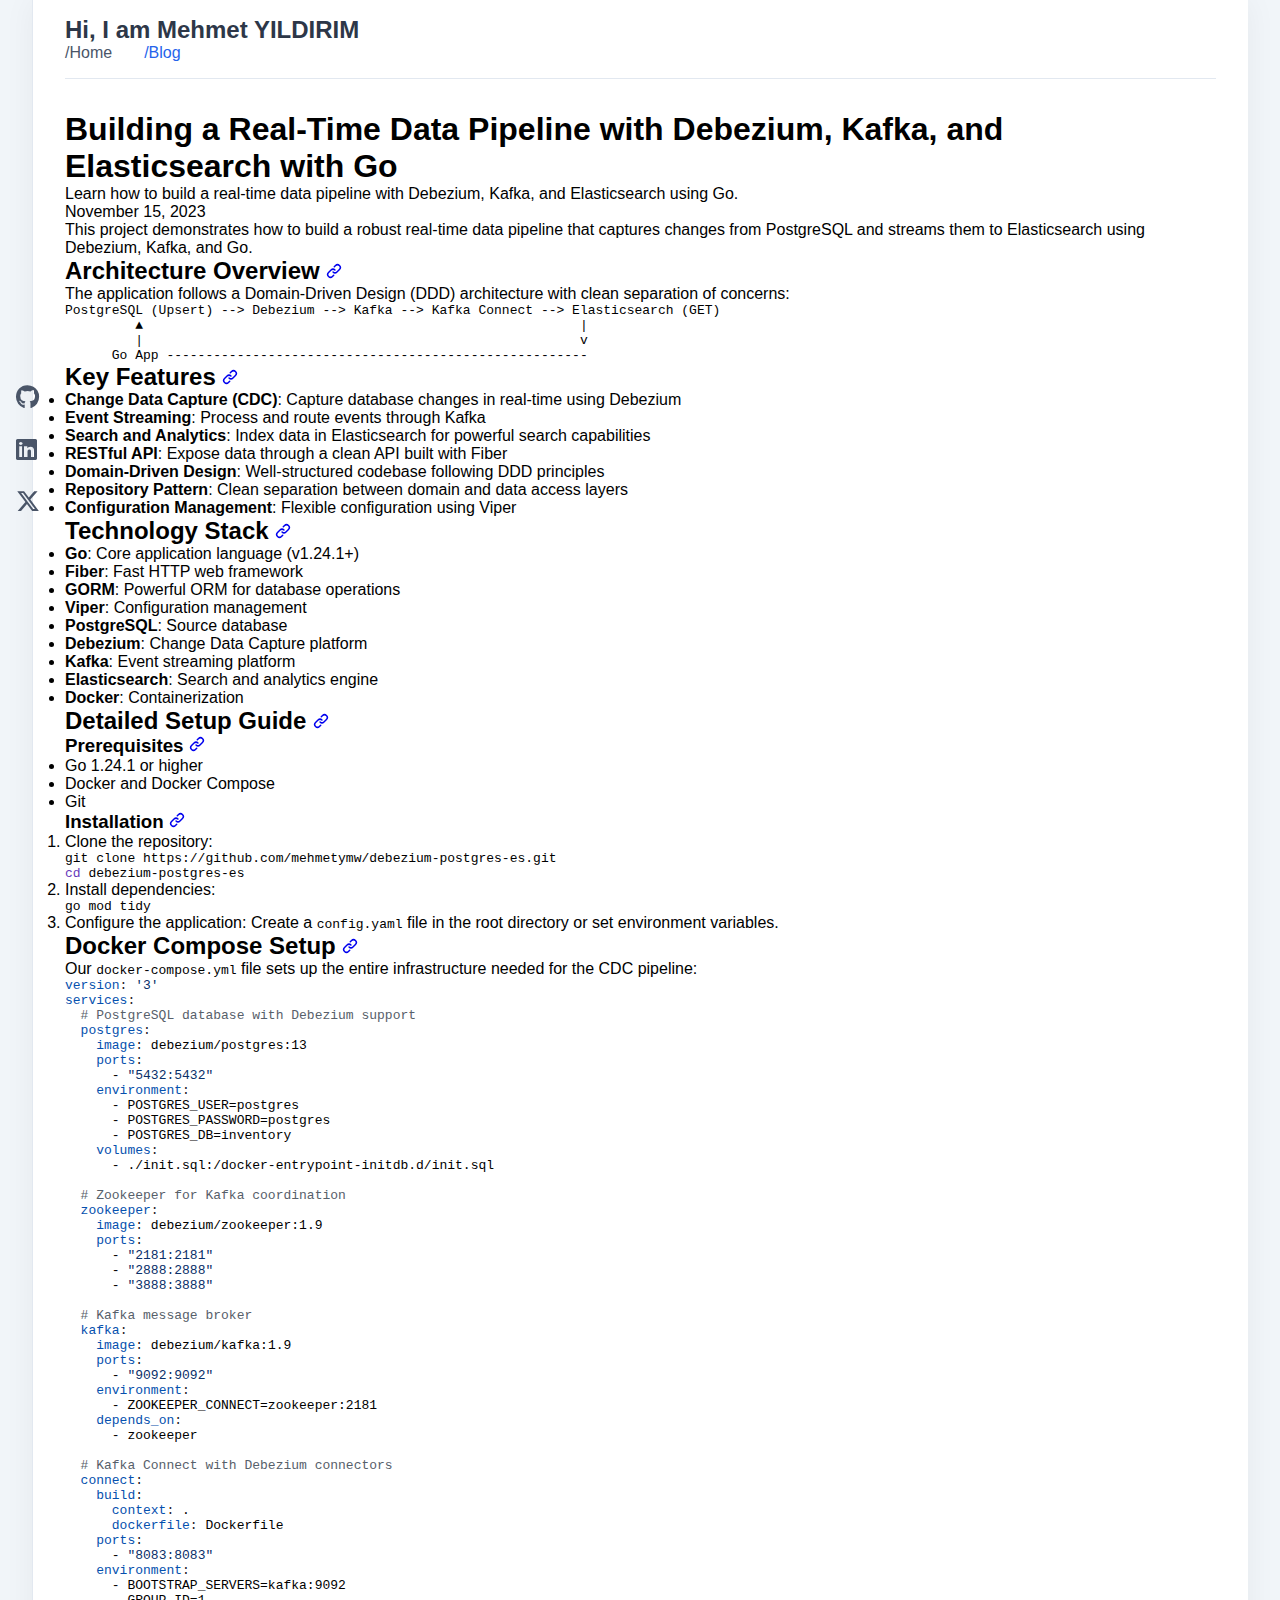
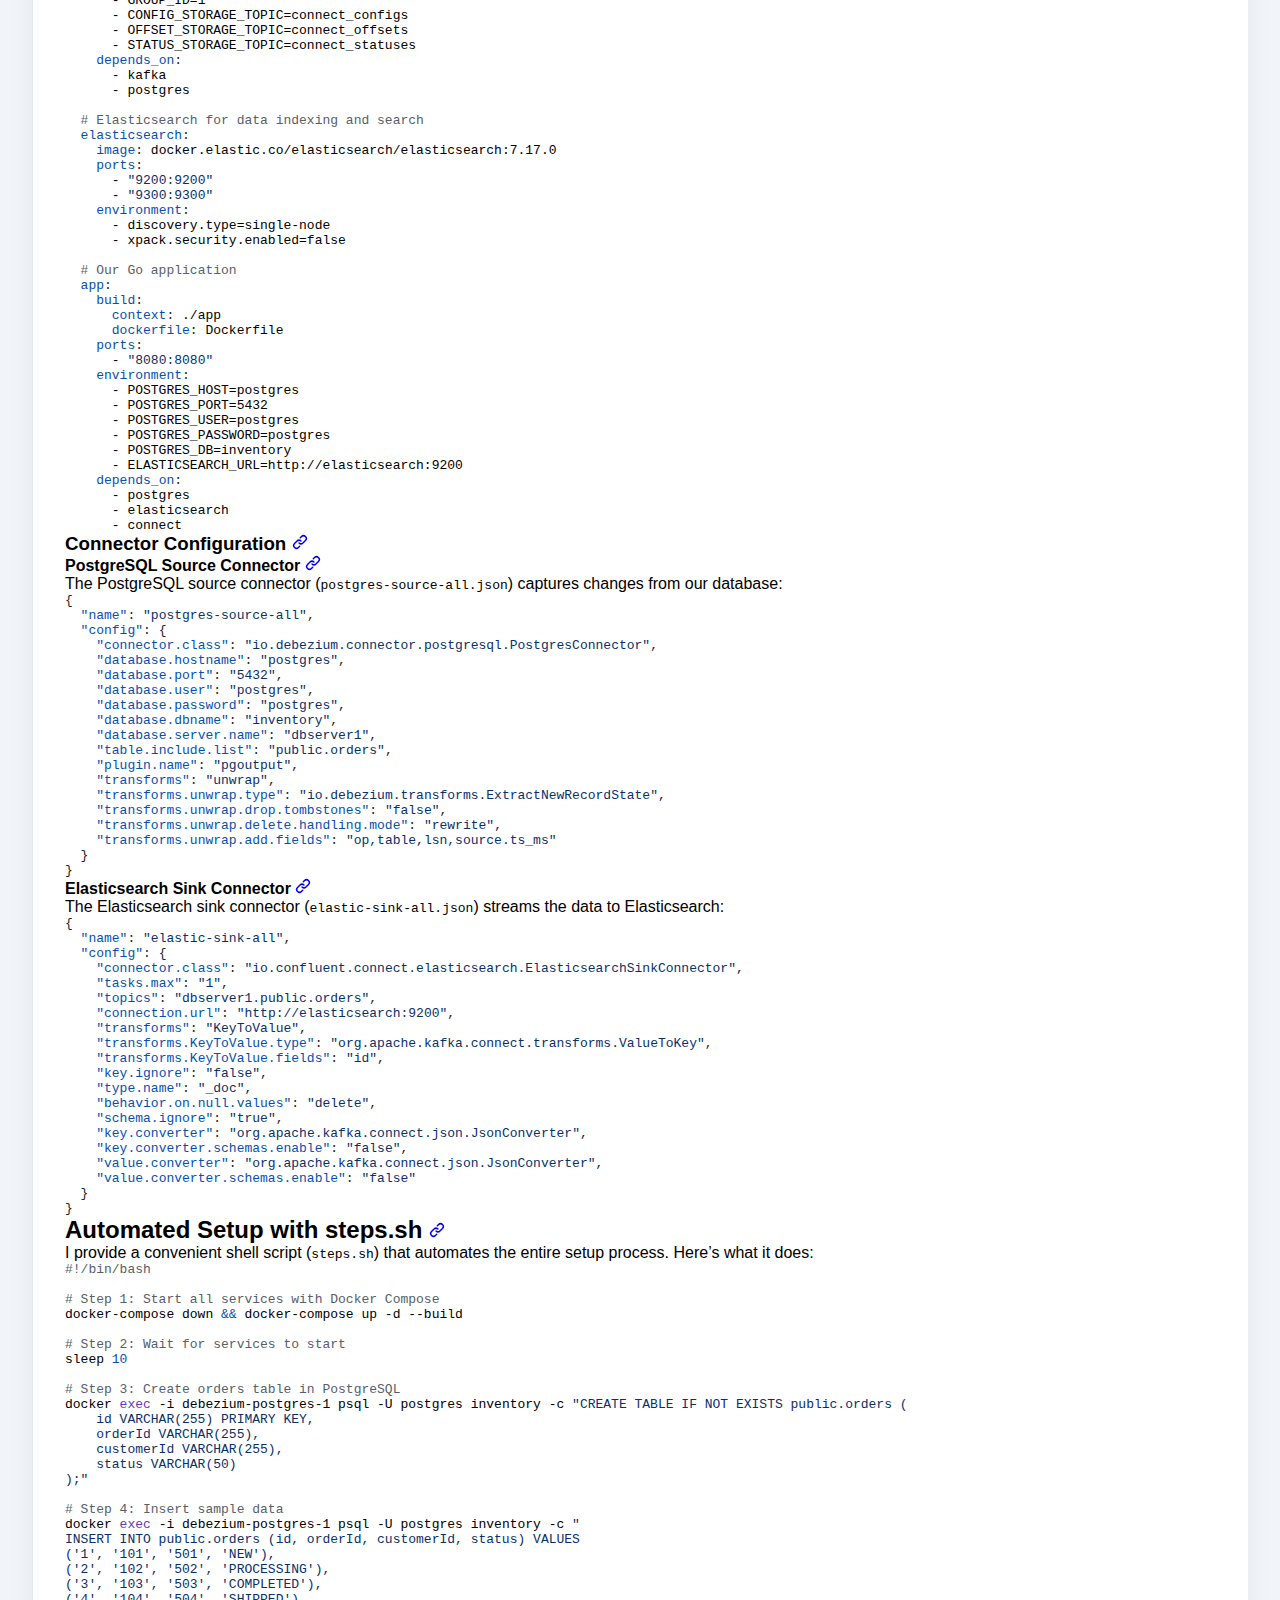
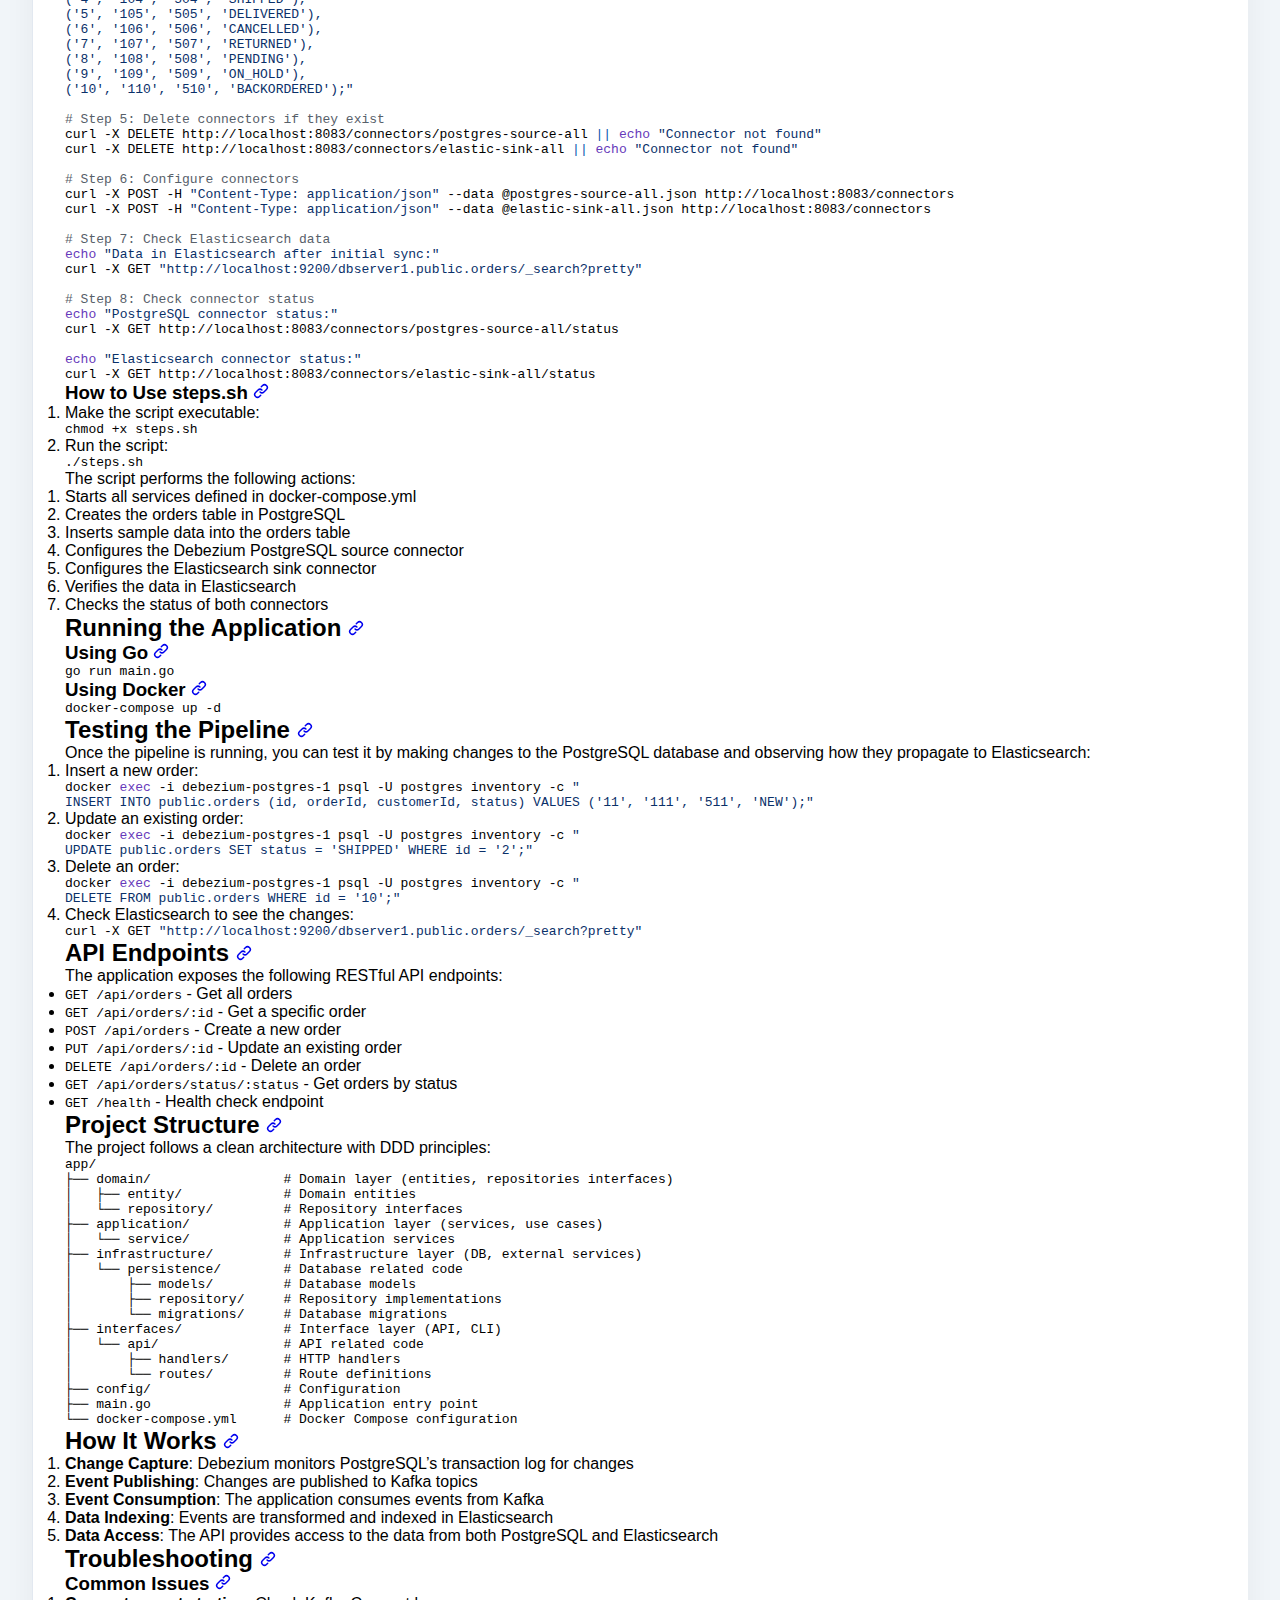
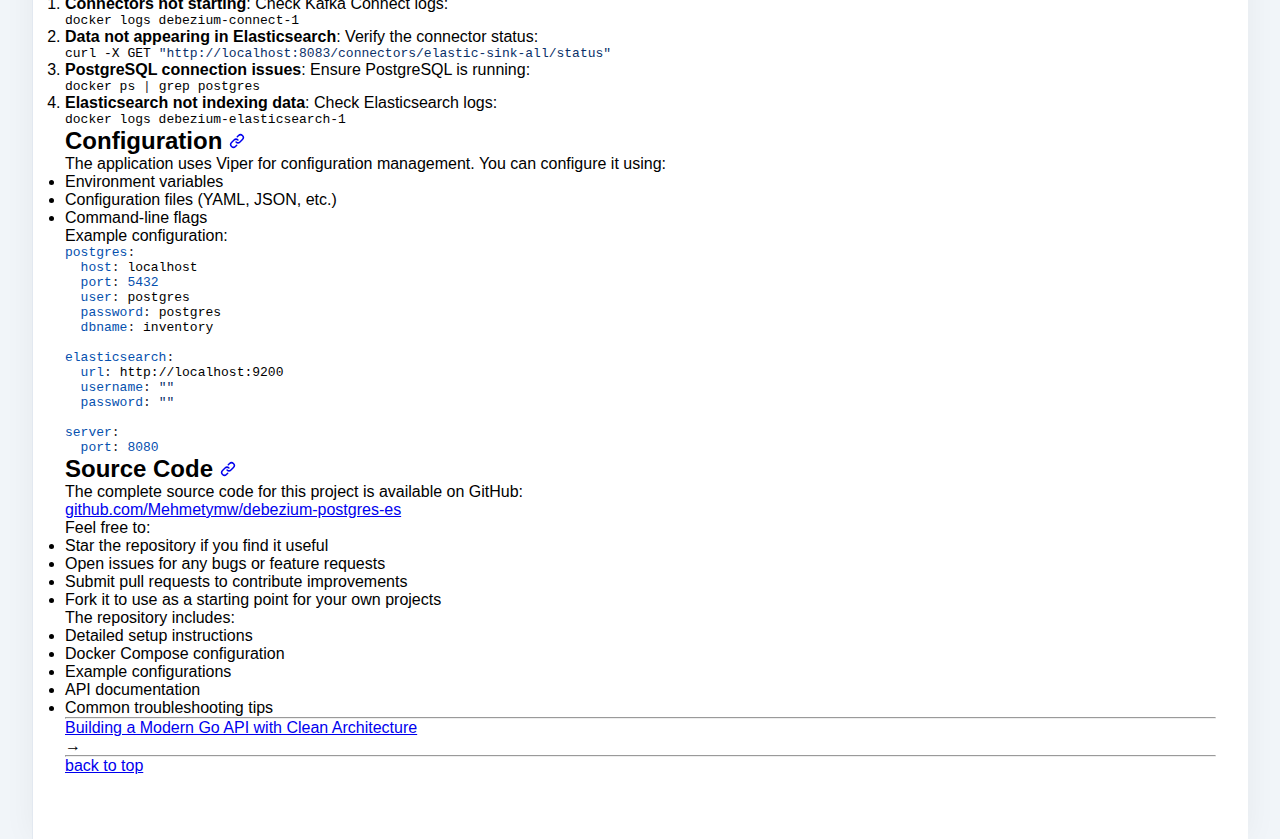
<file: docs/blog/building-a-real-time-data-pipeline-with-debezium-kafka-and-elasticsearch-with-go/index.html>
<!DOCTYPE html>
<html lang="en-us"
  dir="ltr">

<head>
  
<script async src="https://www.googletagmanager.com/gtag/js?id="></script>
<script>
  window.dataLayer = window.dataLayer || [];
  function gtag(){dataLayer.push(arguments);}
  gtag('js', new Date());
  gtag('config', '');
</script>

<meta charset="utf-8">
<meta name="viewport" content="width=device-width, initial-scale=1">





  
  
    
  


<title>Building a Real-Time Data Pipeline with Debezium, Kafka, and Elasticsearch with Go | Mehmet YILDIRIM</title>
<meta name="description" content="How to build a real-time data pipeline using Debezium for Change Data Capture from PostgreSQL, Apache Kafka for event streaming, and Elasticsearch for search - complete with Go microservice implementation and Docker deployment.">


<meta property="og:title" content="Building a Real-Time Data Pipeline with Debezium, Kafka, and Elasticsearch with Go | Mehmet YILDIRIM">
<meta property="og:description" content="How to build a real-time data pipeline using Debezium for Change Data Capture from PostgreSQL, Apache Kafka for event streaming, and Elasticsearch for search - complete with Go microservice implementation and Docker deployment.">
<meta property="og:type" content="article">
<meta property="og:url" content="https://mehmetymw.github.io/myblog/blog/building-a-real-time-data-pipeline-with-debezium-kafka-and-elasticsearch-with-go/">


<meta name="twitter:card" content="summary">
<meta name="twitter:title" content="Building a Real-Time Data Pipeline with Debezium, Kafka, and Elasticsearch with Go | Mehmet YILDIRIM">
<meta name="twitter:description" content="How to build a real-time data pipeline using Debezium for Change Data Capture from PostgreSQL, Apache Kafka for event streaming, and Elasticsearch for search - complete with Go microservice implementation and Docker deployment.">


<link rel="canonical" href="https://mehmetymw.github.io/myblog/blog/building-a-real-time-data-pipeline-with-debezium-kafka-and-elasticsearch-with-go/">


<link rel="icon" type="image/x-icon" href="https://mehmetymw.github.io/myblog/favicon.ico">



  <link rel="alternate" type="application/rss+xml" title="Mehmet YILDIRIM" href="https://mehmetymw.github.io/myblog/index.xml">
 


<link rel="stylesheet" href="https://mehmetymw.github.io/myblog/css/style.css">
<link rel="stylesheet" href="https://cdnjs.cloudflare.com/ajax/libs/font-awesome/6.5.1/css/all.min.css">
<link rel="stylesheet" href="https://mehmetymw.github.io/myblog/custom.css">


<script src="https://mehmetymw.github.io/myblog/js/copy-code.js" defer></script>
<script src="https://mehmetymw.github.io/myblog/js/easter-egg.js" defer></script>



  
      <script async src="https://www.googletagmanager.com/gtag/js?id=G-CZX2299S4E"></script>
      <script>
        var doNotTrack = false;
        if ( false ) {
          var dnt = (navigator.doNotTrack || window.doNotTrack || navigator.msDoNotTrack);
          var doNotTrack = (dnt == "1" || dnt == "yes");
        }
        if (!doNotTrack) {
          window.dataLayer = window.dataLayer || [];
          function gtag(){dataLayer.push(arguments);}
          gtag('js', new Date());
          gtag('config', 'G-CZX2299S4E');
        }
      </script>


  <link rel="stylesheet" href="https://cdnjs.cloudflare.com/ajax/libs/font-awesome/6.5.1/css/all.min.css">
  <style>
    :root {
      --content-bg: #ffffff;
      --main-bg: #f1f5f9;
      --border-color: #e2e8f0;
    }

    * {
      margin: 0;
      padding: 0;
      box-sizing: border-box;
    }

    html {
      height: 100%;
      background: var(--main-bg);
    }

    body {
      min-height: 100%;
      min-width:70%;
      display: flex;
      justify-content: center;
      font-family: -apple-system, BlinkMacSystemFont, 'Segoe UI', Roboto, Oxygen, Ubuntu, Cantarell, sans-serif;
      position: relative;
      background: var(--main-bg);
    }

    .social-icons {
      position: fixed;
      left: 1rem;
      top: 50%;
      transform: translateY(-50%);
      display: flex;
      flex-direction: column;
      gap: 1.5rem;
      z-index: 100;
      width: 40px;
    }

    .social-icons.about-social {
      position: static;
      flex-direction: row;
      transform: none;
      width: auto;
      justify-content: flex-start;
      margin: 1rem 0;
    }

    .social-icons a {
      color: #4a5568;
      font-size: 1.5rem;
      transition: color 0.3s ease, transform 0.3s ease;
    }

    .social-icons a:hover {
      color: #2d3748;
      transform: scale(1.2);
    }

    .container {
      width: min(1400px, 95%);
      padding: 0 clamp(1rem, 3vw, 2rem);
      background-color: var(--content-bg);
      display: flex;
      flex-direction: column;
      position: relative;
      box-shadow: 0 0 30px rgba(0, 0, 0, 0.05);
      min-height: 100vh;
      border-radius: 0;
      border-left: 1px solid var(--border-color);
      margin: 0;
    }

    .header {
      width: 100%;
      padding: clamp(1rem, 4vh, 2rem) 0;
      margin-bottom: 1rem;
      
    }

    .main {
      flex: 1;
      width: 100%;
      max-width: 100%;
      margin: 0 auto;
    }

    .footer {
      width: 100%;
      padding: clamp(1rem, 4vh, 2rem) 0;
      margin-top: auto;
      text-align: center;
      color: #4a5568;
    }

    img {
      max-width: 100%;
      height: auto;
    }

    @media (max-width: 768px) {
      body {
        padding-left: 0;
        padding-right: 0;
      }

      .container {
        width: 100%;
        margin: 0;
        min-height: 100vh;
        border-left: none;
      }

      .main {
        max-width: 100%;
      }

      .social-icons:not(.about-social) {
        display: none;
      }
    }

    @media (min-width: 2000px) {
      .container {
        max-width: 1600px;
      }
    }

    .site-header {
      padding: 1rem 0;
      margin-bottom: 2rem;
      border-bottom: 1px solid #e2e8f0;
      width: 100%;
    }

    .nav-container {
      width: 100%;
      align-items: center;
    }

    .site-title {
      font-size: 1.5rem;
      font-weight: 600;
      color: #2d3748;
      text-decoration: none;
    }

    .nav-menu {
      display: flex;
      gap: 2rem;
      align-items: center;
    }

    .nav-link {
      color: #4a5568;
      text-decoration: none;
      font-weight: 200;
    
      transition: color 0.2s ease;
    }

    .nav-link:hover {
      color: #2563eb;
    }

    .nav-link.active {
      color: #2563eb;
    }

    .mobile-social {
      display: none;
    }

    @media (max-width: 768px) {
      .social-icons {
        display: none;
      }

      .mobile-social {
        display: flex;
        gap: 1.5rem;
      }

      .mobile-social a {
        color: #4a5568;
        font-size: 1.2rem;
        transition: color 0.2s ease;
      }

      .mobile-social a:hover {
        color: #2563eb;
      }

      .nav-container {
        padding: 0 1rem;
      }
    }
  </style>
</head>

<body>
  <div class="social-icons ">
  <a href="https://github.com/mehmetymw" target="_blank" rel="noopener noreferrer">
    <i class="fab fa-github"></i>
  </a>
  <a href="https://linkedin.com/in/mehmet--yildirim" target="_blank" rel="noopener noreferrer">
    <i class="fab fa-linkedin"></i>
  </a>
  <a href="https://x.com/mehmetymw" target="_blank" rel="noopener noreferrer">
    <i class="fab fa-x-twitter"></i>
  </a>
</div> 

  <div class="container">
    <header class="site-header">
      <div class="nav-container">
        <a href="https://mehmetymw.github.io/myblog/" class="site-title">Hi, I am Mehmet YILDIRIM</a>
        <nav class="nav-menu">
          <a href="https://mehmetymw.github.io/myblog/" class="nav-link">/Home</a>
          <a href="https://mehmetymw.github.io/myblog/blog/" class="nav-link active">/Blog</a>
          <div class="mobile-social">
            <a href="https://github.com/mehmetymw" target="_blank" rel="noopener noreferrer">
              <i class="fab fa-github"></i>
            </a>
            <a href="https://linkedin.com/in/mehmet--yildirim" target="_blank" rel="noopener noreferrer">
              <i class="fab fa-linkedin"></i>
            </a>
            <a href="https://x.com/mehmetymw" target="_blank" rel="noopener noreferrer">
              <i class="fab fa-x-twitter"></i>
            </a>
          </div>
        </nav>
      </div>
    </header>

    <main class="main">
      







<div >

  <div class="single-intro-container">

    

    <h1 class="single-title">Building a Real-Time Data Pipeline with Debezium, Kafka, and Elasticsearch with Go</h1>
    
    <p class="single-summary">Learn how to build a real-time data pipeline with Debezium, Kafka, and Elasticsearch using Go.</p>
    

    

    <p class="single-readtime">
      
      
      
      <time datetime="2023-11-15T10:00:00&#43;03:00">November 15, 2023</time>
      

      
    </p>

  </div>

  

  

  

  

  <div class="single-content">
    <p>This project demonstrates how to build a robust real-time data pipeline that captures changes from PostgreSQL and streams them to Elasticsearch using Debezium, Kafka, and Go.</p>
<h2 id="architecture-overview">
  Architecture Overview
  <a class="heading-anchor" href="#architecture-overview" aria-label="Link to this section">
    <svg xmlns="http://www.w3.org/2000/svg" viewBox="0 0 16 16" width="16" height="16" fill="currentColor">
      <path fill-rule="evenodd" d="M7.775 3.275a.75.75 0 001.06 1.06l1.25-1.25a2 2 0 112.83 2.83l-2.5 2.5a2 2 0 01-2.83 0 .75.75 0 00-1.06 1.06 3.5 3.5 0 004.95 0l2.5-2.5a3.5 3.5 0 00-4.95-4.95l-1.25 1.25zm-4.69 9.64a2 2 0 010-2.83l2.5-2.5a2 2 0 012.83 0 .75.75 0 001.06-1.06 3.5 3.5 0 00-4.95 0l-2.5 2.5a3.5 3.5 0 004.95 4.95l1.25-1.25a.75.75 0 00-1.06-1.06l-1.25 1.25a2 2 0 01-2.83 0z"/>
    </svg>
  </a>
</h2>
<p>The application follows a Domain-Driven Design (DDD) architecture with clean separation of concerns:</p>
<pre tabindex="0"><code>PostgreSQL (Upsert) --&gt; Debezium --&gt; Kafka --&gt; Kafka Connect --&gt; Elasticsearch (GET)
         ▲                                                        |
         |                                                        v
      Go App ------------------------------------------------------
</code></pre><h2 id="key-features">
  Key Features
  <a class="heading-anchor" href="#key-features" aria-label="Link to this section">
    <svg xmlns="http://www.w3.org/2000/svg" viewBox="0 0 16 16" width="16" height="16" fill="currentColor">
      <path fill-rule="evenodd" d="M7.775 3.275a.75.75 0 001.06 1.06l1.25-1.25a2 2 0 112.83 2.83l-2.5 2.5a2 2 0 01-2.83 0 .75.75 0 00-1.06 1.06 3.5 3.5 0 004.95 0l2.5-2.5a3.5 3.5 0 00-4.95-4.95l-1.25 1.25zm-4.69 9.64a2 2 0 010-2.83l2.5-2.5a2 2 0 012.83 0 .75.75 0 001.06-1.06 3.5 3.5 0 00-4.95 0l-2.5 2.5a3.5 3.5 0 004.95 4.95l1.25-1.25a.75.75 0 00-1.06-1.06l-1.25 1.25a2 2 0 01-2.83 0z"/>
    </svg>
  </a>
</h2>
<ul>
<li><strong>Change Data Capture (CDC)</strong>: Capture database changes in real-time using Debezium</li>
<li><strong>Event Streaming</strong>: Process and route events through Kafka</li>
<li><strong>Search and Analytics</strong>: Index data in Elasticsearch for powerful search capabilities</li>
<li><strong>RESTful API</strong>: Expose data through a clean API built with Fiber</li>
<li><strong>Domain-Driven Design</strong>: Well-structured codebase following DDD principles</li>
<li><strong>Repository Pattern</strong>: Clean separation between domain and data access layers</li>
<li><strong>Configuration Management</strong>: Flexible configuration using Viper</li>
</ul>
<h2 id="technology-stack">
  Technology Stack
  <a class="heading-anchor" href="#technology-stack" aria-label="Link to this section">
    <svg xmlns="http://www.w3.org/2000/svg" viewBox="0 0 16 16" width="16" height="16" fill="currentColor">
      <path fill-rule="evenodd" d="M7.775 3.275a.75.75 0 001.06 1.06l1.25-1.25a2 2 0 112.83 2.83l-2.5 2.5a2 2 0 01-2.83 0 .75.75 0 00-1.06 1.06 3.5 3.5 0 004.95 0l2.5-2.5a3.5 3.5 0 00-4.95-4.95l-1.25 1.25zm-4.69 9.64a2 2 0 010-2.83l2.5-2.5a2 2 0 012.83 0 .75.75 0 001.06-1.06 3.5 3.5 0 00-4.95 0l-2.5 2.5a3.5 3.5 0 004.95 4.95l1.25-1.25a.75.75 0 00-1.06-1.06l-1.25 1.25a2 2 0 01-2.83 0z"/>
    </svg>
  </a>
</h2>
<ul>
<li><strong>Go</strong>: Core application language (v1.24.1+)</li>
<li><strong>Fiber</strong>: Fast HTTP web framework</li>
<li><strong>GORM</strong>: Powerful ORM for database operations</li>
<li><strong>Viper</strong>: Configuration management</li>
<li><strong>PostgreSQL</strong>: Source database</li>
<li><strong>Debezium</strong>: Change Data Capture platform</li>
<li><strong>Kafka</strong>: Event streaming platform</li>
<li><strong>Elasticsearch</strong>: Search and analytics engine</li>
<li><strong>Docker</strong>: Containerization</li>
</ul>
<h2 id="detailed-setup-guide">
  Detailed Setup Guide
  <a class="heading-anchor" href="#detailed-setup-guide" aria-label="Link to this section">
    <svg xmlns="http://www.w3.org/2000/svg" viewBox="0 0 16 16" width="16" height="16" fill="currentColor">
      <path fill-rule="evenodd" d="M7.775 3.275a.75.75 0 001.06 1.06l1.25-1.25a2 2 0 112.83 2.83l-2.5 2.5a2 2 0 01-2.83 0 .75.75 0 00-1.06 1.06 3.5 3.5 0 004.95 0l2.5-2.5a3.5 3.5 0 00-4.95-4.95l-1.25 1.25zm-4.69 9.64a2 2 0 010-2.83l2.5-2.5a2 2 0 012.83 0 .75.75 0 001.06-1.06 3.5 3.5 0 00-4.95 0l-2.5 2.5a3.5 3.5 0 004.95 4.95l1.25-1.25a.75.75 0 00-1.06-1.06l-1.25 1.25a2 2 0 01-2.83 0z"/>
    </svg>
  </a>
</h2>
<h3 id="prerequisites">
  Prerequisites
  <a class="heading-anchor" href="#prerequisites" aria-label="Link to this section">
    <svg xmlns="http://www.w3.org/2000/svg" viewBox="0 0 16 16" width="16" height="16" fill="currentColor">
      <path fill-rule="evenodd" d="M7.775 3.275a.75.75 0 001.06 1.06l1.25-1.25a2 2 0 112.83 2.83l-2.5 2.5a2 2 0 01-2.83 0 .75.75 0 00-1.06 1.06 3.5 3.5 0 004.95 0l2.5-2.5a3.5 3.5 0 00-4.95-4.95l-1.25 1.25zm-4.69 9.64a2 2 0 010-2.83l2.5-2.5a2 2 0 012.83 0 .75.75 0 001.06-1.06 3.5 3.5 0 00-4.95 0l-2.5 2.5a3.5 3.5 0 004.95 4.95l1.25-1.25a.75.75 0 00-1.06-1.06l-1.25 1.25a2 2 0 01-2.83 0z"/>
    </svg>
  </a>
</h3>
<ul>
<li>Go 1.24.1 or higher</li>
<li>Docker and Docker Compose</li>
<li>Git</li>
</ul>
<h3 id="installation">
  Installation
  <a class="heading-anchor" href="#installation" aria-label="Link to this section">
    <svg xmlns="http://www.w3.org/2000/svg" viewBox="0 0 16 16" width="16" height="16" fill="currentColor">
      <path fill-rule="evenodd" d="M7.775 3.275a.75.75 0 001.06 1.06l1.25-1.25a2 2 0 112.83 2.83l-2.5 2.5a2 2 0 01-2.83 0 .75.75 0 00-1.06 1.06 3.5 3.5 0 004.95 0l2.5-2.5a3.5 3.5 0 00-4.95-4.95l-1.25 1.25zm-4.69 9.64a2 2 0 010-2.83l2.5-2.5a2 2 0 012.83 0 .75.75 0 001.06-1.06 3.5 3.5 0 00-4.95 0l-2.5 2.5a3.5 3.5 0 004.95 4.95l1.25-1.25a.75.75 0 00-1.06-1.06l-1.25 1.25a2 2 0 01-2.83 0z"/>
    </svg>
  </a>
</h3>
<ol>
<li>
<p>Clone the repository:</p>
<div class="highlight"><pre tabindex="0" style="background-color:#fff;-moz-tab-size:2;-o-tab-size:2;tab-size:2;"><code class="language-bash" data-lang="bash"><span style="display:flex;"><span>git clone https://github.com/mehmetymw/debezium-postgres-es.git
</span></span><span style="display:flex;"><span><span style="color:#6639ba">cd</span> debezium-postgres-es
</span></span></code></pre></div></li>
<li>
<p>Install dependencies:</p>
<div class="highlight"><pre tabindex="0" style="background-color:#fff;-moz-tab-size:2;-o-tab-size:2;tab-size:2;"><code class="language-bash" data-lang="bash"><span style="display:flex;"><span>go mod tidy
</span></span></code></pre></div></li>
<li>
<p>Configure the application:
Create a <code>config.yaml</code> file in the root directory or set environment variables.</p>
</li>
</ol>
<h2 id="docker-compose-setup">
  Docker Compose Setup
  <a class="heading-anchor" href="#docker-compose-setup" aria-label="Link to this section">
    <svg xmlns="http://www.w3.org/2000/svg" viewBox="0 0 16 16" width="16" height="16" fill="currentColor">
      <path fill-rule="evenodd" d="M7.775 3.275a.75.75 0 001.06 1.06l1.25-1.25a2 2 0 112.83 2.83l-2.5 2.5a2 2 0 01-2.83 0 .75.75 0 00-1.06 1.06 3.5 3.5 0 004.95 0l2.5-2.5a3.5 3.5 0 00-4.95-4.95l-1.25 1.25zm-4.69 9.64a2 2 0 010-2.83l2.5-2.5a2 2 0 012.83 0 .75.75 0 001.06-1.06 3.5 3.5 0 00-4.95 0l-2.5 2.5a3.5 3.5 0 004.95 4.95l1.25-1.25a.75.75 0 00-1.06-1.06l-1.25 1.25a2 2 0 01-2.83 0z"/>
    </svg>
  </a>
</h2>
<p>Our <code>docker-compose.yml</code> file sets up the entire infrastructure needed for the CDC pipeline:</p>
<div class="highlight"><pre tabindex="0" style="background-color:#fff;-moz-tab-size:2;-o-tab-size:2;tab-size:2;"><code class="language-yaml" data-lang="yaml"><span style="display:flex;"><span><span style="color:#0550ae">version</span><span style="color:#1f2328">:</span><span style="color:#fff"> </span><span style="color:#0a3069">&#39;3&#39;</span><span style="color:#fff">
</span></span></span><span style="display:flex;"><span><span style="color:#fff"></span><span style="color:#0550ae">services</span><span style="color:#1f2328">:</span><span style="color:#fff">
</span></span></span><span style="display:flex;"><span><span style="color:#fff">  </span><span style="color:#57606a"># PostgreSQL database with Debezium support</span><span style="color:#fff">
</span></span></span><span style="display:flex;"><span><span style="color:#fff">  </span><span style="color:#0550ae">postgres</span><span style="color:#1f2328">:</span><span style="color:#fff">
</span></span></span><span style="display:flex;"><span><span style="color:#fff">    </span><span style="color:#0550ae">image</span><span style="color:#1f2328">:</span><span style="color:#fff"> </span>debezium/postgres:13<span style="color:#fff">
</span></span></span><span style="display:flex;"><span><span style="color:#fff">    </span><span style="color:#0550ae">ports</span><span style="color:#1f2328">:</span><span style="color:#fff">
</span></span></span><span style="display:flex;"><span><span style="color:#fff">      </span>- <span style="color:#0a3069">&#34;5432:5432&#34;</span><span style="color:#fff">
</span></span></span><span style="display:flex;"><span><span style="color:#fff">    </span><span style="color:#0550ae">environment</span><span style="color:#1f2328">:</span><span style="color:#fff">
</span></span></span><span style="display:flex;"><span><span style="color:#fff">      </span>- POSTGRES_USER=postgres<span style="color:#fff">
</span></span></span><span style="display:flex;"><span><span style="color:#fff">      </span>- POSTGRES_PASSWORD=postgres<span style="color:#fff">
</span></span></span><span style="display:flex;"><span><span style="color:#fff">      </span>- POSTGRES_DB=inventory<span style="color:#fff">
</span></span></span><span style="display:flex;"><span><span style="color:#fff">    </span><span style="color:#0550ae">volumes</span><span style="color:#1f2328">:</span><span style="color:#fff">
</span></span></span><span style="display:flex;"><span><span style="color:#fff">      </span>- ./init.sql:/docker-entrypoint-initdb.d/init.sql<span style="color:#fff">
</span></span></span><span style="display:flex;"><span><span style="color:#fff">
</span></span></span><span style="display:flex;"><span><span style="color:#fff">  </span><span style="color:#57606a"># Zookeeper for Kafka coordination</span><span style="color:#fff">
</span></span></span><span style="display:flex;"><span><span style="color:#fff">  </span><span style="color:#0550ae">zookeeper</span><span style="color:#1f2328">:</span><span style="color:#fff">
</span></span></span><span style="display:flex;"><span><span style="color:#fff">    </span><span style="color:#0550ae">image</span><span style="color:#1f2328">:</span><span style="color:#fff"> </span>debezium/zookeeper:1.9<span style="color:#fff">
</span></span></span><span style="display:flex;"><span><span style="color:#fff">    </span><span style="color:#0550ae">ports</span><span style="color:#1f2328">:</span><span style="color:#fff">
</span></span></span><span style="display:flex;"><span><span style="color:#fff">      </span>- <span style="color:#0a3069">&#34;2181:2181&#34;</span><span style="color:#fff">
</span></span></span><span style="display:flex;"><span><span style="color:#fff">      </span>- <span style="color:#0a3069">&#34;2888:2888&#34;</span><span style="color:#fff">
</span></span></span><span style="display:flex;"><span><span style="color:#fff">      </span>- <span style="color:#0a3069">&#34;3888:3888&#34;</span><span style="color:#fff">
</span></span></span><span style="display:flex;"><span><span style="color:#fff">
</span></span></span><span style="display:flex;"><span><span style="color:#fff">  </span><span style="color:#57606a"># Kafka message broker</span><span style="color:#fff">
</span></span></span><span style="display:flex;"><span><span style="color:#fff">  </span><span style="color:#0550ae">kafka</span><span style="color:#1f2328">:</span><span style="color:#fff">
</span></span></span><span style="display:flex;"><span><span style="color:#fff">    </span><span style="color:#0550ae">image</span><span style="color:#1f2328">:</span><span style="color:#fff"> </span>debezium/kafka:1.9<span style="color:#fff">
</span></span></span><span style="display:flex;"><span><span style="color:#fff">    </span><span style="color:#0550ae">ports</span><span style="color:#1f2328">:</span><span style="color:#fff">
</span></span></span><span style="display:flex;"><span><span style="color:#fff">      </span>- <span style="color:#0a3069">&#34;9092:9092&#34;</span><span style="color:#fff">
</span></span></span><span style="display:flex;"><span><span style="color:#fff">    </span><span style="color:#0550ae">environment</span><span style="color:#1f2328">:</span><span style="color:#fff">
</span></span></span><span style="display:flex;"><span><span style="color:#fff">      </span>- ZOOKEEPER_CONNECT=zookeeper:2181<span style="color:#fff">
</span></span></span><span style="display:flex;"><span><span style="color:#fff">    </span><span style="color:#0550ae">depends_on</span><span style="color:#1f2328">:</span><span style="color:#fff">
</span></span></span><span style="display:flex;"><span><span style="color:#fff">      </span>- zookeeper<span style="color:#fff">
</span></span></span><span style="display:flex;"><span><span style="color:#fff">
</span></span></span><span style="display:flex;"><span><span style="color:#fff">  </span><span style="color:#57606a"># Kafka Connect with Debezium connectors</span><span style="color:#fff">
</span></span></span><span style="display:flex;"><span><span style="color:#fff">  </span><span style="color:#0550ae">connect</span><span style="color:#1f2328">:</span><span style="color:#fff">
</span></span></span><span style="display:flex;"><span><span style="color:#fff">    </span><span style="color:#0550ae">build</span><span style="color:#1f2328">:</span><span style="color:#fff">
</span></span></span><span style="display:flex;"><span><span style="color:#fff">      </span><span style="color:#0550ae">context</span><span style="color:#1f2328">:</span><span style="color:#fff"> </span>.<span style="color:#fff">
</span></span></span><span style="display:flex;"><span><span style="color:#fff">      </span><span style="color:#0550ae">dockerfile</span><span style="color:#1f2328">:</span><span style="color:#fff"> </span>Dockerfile<span style="color:#fff">
</span></span></span><span style="display:flex;"><span><span style="color:#fff">    </span><span style="color:#0550ae">ports</span><span style="color:#1f2328">:</span><span style="color:#fff">
</span></span></span><span style="display:flex;"><span><span style="color:#fff">      </span>- <span style="color:#0a3069">&#34;8083:8083&#34;</span><span style="color:#fff">
</span></span></span><span style="display:flex;"><span><span style="color:#fff">    </span><span style="color:#0550ae">environment</span><span style="color:#1f2328">:</span><span style="color:#fff">
</span></span></span><span style="display:flex;"><span><span style="color:#fff">      </span>- BOOTSTRAP_SERVERS=kafka:9092<span style="color:#fff">
</span></span></span><span style="display:flex;"><span><span style="color:#fff">      </span>- GROUP_ID=1<span style="color:#fff">
</span></span></span><span style="display:flex;"><span><span style="color:#fff">      </span>- CONFIG_STORAGE_TOPIC=connect_configs<span style="color:#fff">
</span></span></span><span style="display:flex;"><span><span style="color:#fff">      </span>- OFFSET_STORAGE_TOPIC=connect_offsets<span style="color:#fff">
</span></span></span><span style="display:flex;"><span><span style="color:#fff">      </span>- STATUS_STORAGE_TOPIC=connect_statuses<span style="color:#fff">
</span></span></span><span style="display:flex;"><span><span style="color:#fff">    </span><span style="color:#0550ae">depends_on</span><span style="color:#1f2328">:</span><span style="color:#fff">
</span></span></span><span style="display:flex;"><span><span style="color:#fff">      </span>- kafka<span style="color:#fff">
</span></span></span><span style="display:flex;"><span><span style="color:#fff">      </span>- postgres<span style="color:#fff">
</span></span></span><span style="display:flex;"><span><span style="color:#fff">
</span></span></span><span style="display:flex;"><span><span style="color:#fff">  </span><span style="color:#57606a"># Elasticsearch for data indexing and search</span><span style="color:#fff">
</span></span></span><span style="display:flex;"><span><span style="color:#fff">  </span><span style="color:#0550ae">elasticsearch</span><span style="color:#1f2328">:</span><span style="color:#fff">
</span></span></span><span style="display:flex;"><span><span style="color:#fff">    </span><span style="color:#0550ae">image</span><span style="color:#1f2328">:</span><span style="color:#fff"> </span>docker.elastic.co/elasticsearch/elasticsearch:7.17.0<span style="color:#fff">
</span></span></span><span style="display:flex;"><span><span style="color:#fff">    </span><span style="color:#0550ae">ports</span><span style="color:#1f2328">:</span><span style="color:#fff">
</span></span></span><span style="display:flex;"><span><span style="color:#fff">      </span>- <span style="color:#0a3069">&#34;9200:9200&#34;</span><span style="color:#fff">
</span></span></span><span style="display:flex;"><span><span style="color:#fff">      </span>- <span style="color:#0a3069">&#34;9300:9300&#34;</span><span style="color:#fff">
</span></span></span><span style="display:flex;"><span><span style="color:#fff">    </span><span style="color:#0550ae">environment</span><span style="color:#1f2328">:</span><span style="color:#fff">
</span></span></span><span style="display:flex;"><span><span style="color:#fff">      </span>- discovery.type=single-node<span style="color:#fff">
</span></span></span><span style="display:flex;"><span><span style="color:#fff">      </span>- xpack.security.enabled=false<span style="color:#fff">
</span></span></span><span style="display:flex;"><span><span style="color:#fff">
</span></span></span><span style="display:flex;"><span><span style="color:#fff">  </span><span style="color:#57606a"># Our Go application</span><span style="color:#fff">
</span></span></span><span style="display:flex;"><span><span style="color:#fff">  </span><span style="color:#0550ae">app</span><span style="color:#1f2328">:</span><span style="color:#fff">
</span></span></span><span style="display:flex;"><span><span style="color:#fff">    </span><span style="color:#0550ae">build</span><span style="color:#1f2328">:</span><span style="color:#fff">
</span></span></span><span style="display:flex;"><span><span style="color:#fff">      </span><span style="color:#0550ae">context</span><span style="color:#1f2328">:</span><span style="color:#fff"> </span>./app<span style="color:#fff">
</span></span></span><span style="display:flex;"><span><span style="color:#fff">      </span><span style="color:#0550ae">dockerfile</span><span style="color:#1f2328">:</span><span style="color:#fff"> </span>Dockerfile<span style="color:#fff">
</span></span></span><span style="display:flex;"><span><span style="color:#fff">    </span><span style="color:#0550ae">ports</span><span style="color:#1f2328">:</span><span style="color:#fff">
</span></span></span><span style="display:flex;"><span><span style="color:#fff">      </span>- <span style="color:#0a3069">&#34;8080:8080&#34;</span><span style="color:#fff">
</span></span></span><span style="display:flex;"><span><span style="color:#fff">    </span><span style="color:#0550ae">environment</span><span style="color:#1f2328">:</span><span style="color:#fff">
</span></span></span><span style="display:flex;"><span><span style="color:#fff">      </span>- POSTGRES_HOST=postgres<span style="color:#fff">
</span></span></span><span style="display:flex;"><span><span style="color:#fff">      </span>- POSTGRES_PORT=5432<span style="color:#fff">
</span></span></span><span style="display:flex;"><span><span style="color:#fff">      </span>- POSTGRES_USER=postgres<span style="color:#fff">
</span></span></span><span style="display:flex;"><span><span style="color:#fff">      </span>- POSTGRES_PASSWORD=postgres<span style="color:#fff">
</span></span></span><span style="display:flex;"><span><span style="color:#fff">      </span>- POSTGRES_DB=inventory<span style="color:#fff">
</span></span></span><span style="display:flex;"><span><span style="color:#fff">      </span>- ELASTICSEARCH_URL=http://elasticsearch:9200<span style="color:#fff">
</span></span></span><span style="display:flex;"><span><span style="color:#fff">    </span><span style="color:#0550ae">depends_on</span><span style="color:#1f2328">:</span><span style="color:#fff">
</span></span></span><span style="display:flex;"><span><span style="color:#fff">      </span>- postgres<span style="color:#fff">
</span></span></span><span style="display:flex;"><span><span style="color:#fff">      </span>- elasticsearch<span style="color:#fff">
</span></span></span><span style="display:flex;"><span><span style="color:#fff">      </span>- connect<span style="color:#fff">
</span></span></span></code></pre></div><h3 id="connector-configuration">
  Connector Configuration
  <a class="heading-anchor" href="#connector-configuration" aria-label="Link to this section">
    <svg xmlns="http://www.w3.org/2000/svg" viewBox="0 0 16 16" width="16" height="16" fill="currentColor">
      <path fill-rule="evenodd" d="M7.775 3.275a.75.75 0 001.06 1.06l1.25-1.25a2 2 0 112.83 2.83l-2.5 2.5a2 2 0 01-2.83 0 .75.75 0 00-1.06 1.06 3.5 3.5 0 004.95 0l2.5-2.5a3.5 3.5 0 00-4.95-4.95l-1.25 1.25zm-4.69 9.64a2 2 0 010-2.83l2.5-2.5a2 2 0 012.83 0 .75.75 0 001.06-1.06 3.5 3.5 0 00-4.95 0l-2.5 2.5a3.5 3.5 0 004.95 4.95l1.25-1.25a.75.75 0 00-1.06-1.06l-1.25 1.25a2 2 0 01-2.83 0z"/>
    </svg>
  </a>
</h3>
<h4 id="postgresql-source-connector">
  PostgreSQL Source Connector
  <a class="heading-anchor" href="#postgresql-source-connector" aria-label="Link to this section">
    <svg xmlns="http://www.w3.org/2000/svg" viewBox="0 0 16 16" width="16" height="16" fill="currentColor">
      <path fill-rule="evenodd" d="M7.775 3.275a.75.75 0 001.06 1.06l1.25-1.25a2 2 0 112.83 2.83l-2.5 2.5a2 2 0 01-2.83 0 .75.75 0 00-1.06 1.06 3.5 3.5 0 004.95 0l2.5-2.5a3.5 3.5 0 00-4.95-4.95l-1.25 1.25zm-4.69 9.64a2 2 0 010-2.83l2.5-2.5a2 2 0 012.83 0 .75.75 0 001.06-1.06 3.5 3.5 0 00-4.95 0l-2.5 2.5a3.5 3.5 0 004.95 4.95l1.25-1.25a.75.75 0 00-1.06-1.06l-1.25 1.25a2 2 0 01-2.83 0z"/>
    </svg>
  </a>
</h4>
<p>The PostgreSQL source connector (<code>postgres-source-all.json</code>) captures changes from our database:</p>
<div class="highlight"><pre tabindex="0" style="background-color:#fff;-moz-tab-size:2;-o-tab-size:2;tab-size:2;"><code class="language-json" data-lang="json"><span style="display:flex;"><span><span style="color:#1f2328">{</span>
</span></span><span style="display:flex;"><span>  <span style="color:#0550ae">&#34;name&#34;</span><span style="color:#1f2328">:</span> <span style="color:#0a3069">&#34;postgres-source-all&#34;</span><span style="color:#1f2328">,</span>
</span></span><span style="display:flex;"><span>  <span style="color:#0550ae">&#34;config&#34;</span><span style="color:#1f2328">:</span> <span style="color:#1f2328">{</span>
</span></span><span style="display:flex;"><span>    <span style="color:#0550ae">&#34;connector.class&#34;</span><span style="color:#1f2328">:</span> <span style="color:#0a3069">&#34;io.debezium.connector.postgresql.PostgresConnector&#34;</span><span style="color:#1f2328">,</span>
</span></span><span style="display:flex;"><span>    <span style="color:#0550ae">&#34;database.hostname&#34;</span><span style="color:#1f2328">:</span> <span style="color:#0a3069">&#34;postgres&#34;</span><span style="color:#1f2328">,</span>
</span></span><span style="display:flex;"><span>    <span style="color:#0550ae">&#34;database.port&#34;</span><span style="color:#1f2328">:</span> <span style="color:#0a3069">&#34;5432&#34;</span><span style="color:#1f2328">,</span>
</span></span><span style="display:flex;"><span>    <span style="color:#0550ae">&#34;database.user&#34;</span><span style="color:#1f2328">:</span> <span style="color:#0a3069">&#34;postgres&#34;</span><span style="color:#1f2328">,</span>
</span></span><span style="display:flex;"><span>    <span style="color:#0550ae">&#34;database.password&#34;</span><span style="color:#1f2328">:</span> <span style="color:#0a3069">&#34;postgres&#34;</span><span style="color:#1f2328">,</span>
</span></span><span style="display:flex;"><span>    <span style="color:#0550ae">&#34;database.dbname&#34;</span><span style="color:#1f2328">:</span> <span style="color:#0a3069">&#34;inventory&#34;</span><span style="color:#1f2328">,</span>
</span></span><span style="display:flex;"><span>    <span style="color:#0550ae">&#34;database.server.name&#34;</span><span style="color:#1f2328">:</span> <span style="color:#0a3069">&#34;dbserver1&#34;</span><span style="color:#1f2328">,</span>
</span></span><span style="display:flex;"><span>    <span style="color:#0550ae">&#34;table.include.list&#34;</span><span style="color:#1f2328">:</span> <span style="color:#0a3069">&#34;public.orders&#34;</span><span style="color:#1f2328">,</span>
</span></span><span style="display:flex;"><span>    <span style="color:#0550ae">&#34;plugin.name&#34;</span><span style="color:#1f2328">:</span> <span style="color:#0a3069">&#34;pgoutput&#34;</span><span style="color:#1f2328">,</span>
</span></span><span style="display:flex;"><span>    <span style="color:#0550ae">&#34;transforms&#34;</span><span style="color:#1f2328">:</span> <span style="color:#0a3069">&#34;unwrap&#34;</span><span style="color:#1f2328">,</span>
</span></span><span style="display:flex;"><span>    <span style="color:#0550ae">&#34;transforms.unwrap.type&#34;</span><span style="color:#1f2328">:</span> <span style="color:#0a3069">&#34;io.debezium.transforms.ExtractNewRecordState&#34;</span><span style="color:#1f2328">,</span>
</span></span><span style="display:flex;"><span>    <span style="color:#0550ae">&#34;transforms.unwrap.drop.tombstones&#34;</span><span style="color:#1f2328">:</span> <span style="color:#0a3069">&#34;false&#34;</span><span style="color:#1f2328">,</span>
</span></span><span style="display:flex;"><span>    <span style="color:#0550ae">&#34;transforms.unwrap.delete.handling.mode&#34;</span><span style="color:#1f2328">:</span> <span style="color:#0a3069">&#34;rewrite&#34;</span><span style="color:#1f2328">,</span>
</span></span><span style="display:flex;"><span>    <span style="color:#0550ae">&#34;transforms.unwrap.add.fields&#34;</span><span style="color:#1f2328">:</span> <span style="color:#0a3069">&#34;op,table,lsn,source.ts_ms&#34;</span>
</span></span><span style="display:flex;"><span>  <span style="color:#1f2328">}</span>
</span></span><span style="display:flex;"><span><span style="color:#1f2328">}</span>
</span></span></code></pre></div><h4 id="elasticsearch-sink-connector">
  Elasticsearch Sink Connector
  <a class="heading-anchor" href="#elasticsearch-sink-connector" aria-label="Link to this section">
    <svg xmlns="http://www.w3.org/2000/svg" viewBox="0 0 16 16" width="16" height="16" fill="currentColor">
      <path fill-rule="evenodd" d="M7.775 3.275a.75.75 0 001.06 1.06l1.25-1.25a2 2 0 112.83 2.83l-2.5 2.5a2 2 0 01-2.83 0 .75.75 0 00-1.06 1.06 3.5 3.5 0 004.95 0l2.5-2.5a3.5 3.5 0 00-4.95-4.95l-1.25 1.25zm-4.69 9.64a2 2 0 010-2.83l2.5-2.5a2 2 0 012.83 0 .75.75 0 001.06-1.06 3.5 3.5 0 00-4.95 0l-2.5 2.5a3.5 3.5 0 004.95 4.95l1.25-1.25a.75.75 0 00-1.06-1.06l-1.25 1.25a2 2 0 01-2.83 0z"/>
    </svg>
  </a>
</h4>
<p>The Elasticsearch sink connector (<code>elastic-sink-all.json</code>) streams the data to Elasticsearch:</p>
<div class="highlight"><pre tabindex="0" style="background-color:#fff;-moz-tab-size:2;-o-tab-size:2;tab-size:2;"><code class="language-json" data-lang="json"><span style="display:flex;"><span><span style="color:#1f2328">{</span>
</span></span><span style="display:flex;"><span>  <span style="color:#0550ae">&#34;name&#34;</span><span style="color:#1f2328">:</span> <span style="color:#0a3069">&#34;elastic-sink-all&#34;</span><span style="color:#1f2328">,</span>
</span></span><span style="display:flex;"><span>  <span style="color:#0550ae">&#34;config&#34;</span><span style="color:#1f2328">:</span> <span style="color:#1f2328">{</span>
</span></span><span style="display:flex;"><span>    <span style="color:#0550ae">&#34;connector.class&#34;</span><span style="color:#1f2328">:</span> <span style="color:#0a3069">&#34;io.confluent.connect.elasticsearch.ElasticsearchSinkConnector&#34;</span><span style="color:#1f2328">,</span>
</span></span><span style="display:flex;"><span>    <span style="color:#0550ae">&#34;tasks.max&#34;</span><span style="color:#1f2328">:</span> <span style="color:#0a3069">&#34;1&#34;</span><span style="color:#1f2328">,</span>
</span></span><span style="display:flex;"><span>    <span style="color:#0550ae">&#34;topics&#34;</span><span style="color:#1f2328">:</span> <span style="color:#0a3069">&#34;dbserver1.public.orders&#34;</span><span style="color:#1f2328">,</span>
</span></span><span style="display:flex;"><span>    <span style="color:#0550ae">&#34;connection.url&#34;</span><span style="color:#1f2328">:</span> <span style="color:#0a3069">&#34;http://elasticsearch:9200&#34;</span><span style="color:#1f2328">,</span>
</span></span><span style="display:flex;"><span>    <span style="color:#0550ae">&#34;transforms&#34;</span><span style="color:#1f2328">:</span> <span style="color:#0a3069">&#34;KeyToValue&#34;</span><span style="color:#1f2328">,</span>
</span></span><span style="display:flex;"><span>    <span style="color:#0550ae">&#34;transforms.KeyToValue.type&#34;</span><span style="color:#1f2328">:</span> <span style="color:#0a3069">&#34;org.apache.kafka.connect.transforms.ValueToKey&#34;</span><span style="color:#1f2328">,</span>
</span></span><span style="display:flex;"><span>    <span style="color:#0550ae">&#34;transforms.KeyToValue.fields&#34;</span><span style="color:#1f2328">:</span> <span style="color:#0a3069">&#34;id&#34;</span><span style="color:#1f2328">,</span>
</span></span><span style="display:flex;"><span>    <span style="color:#0550ae">&#34;key.ignore&#34;</span><span style="color:#1f2328">:</span> <span style="color:#0a3069">&#34;false&#34;</span><span style="color:#1f2328">,</span>
</span></span><span style="display:flex;"><span>    <span style="color:#0550ae">&#34;type.name&#34;</span><span style="color:#1f2328">:</span> <span style="color:#0a3069">&#34;_doc&#34;</span><span style="color:#1f2328">,</span>
</span></span><span style="display:flex;"><span>    <span style="color:#0550ae">&#34;behavior.on.null.values&#34;</span><span style="color:#1f2328">:</span> <span style="color:#0a3069">&#34;delete&#34;</span><span style="color:#1f2328">,</span>
</span></span><span style="display:flex;"><span>    <span style="color:#0550ae">&#34;schema.ignore&#34;</span><span style="color:#1f2328">:</span> <span style="color:#0a3069">&#34;true&#34;</span><span style="color:#1f2328">,</span>
</span></span><span style="display:flex;"><span>    <span style="color:#0550ae">&#34;key.converter&#34;</span><span style="color:#1f2328">:</span> <span style="color:#0a3069">&#34;org.apache.kafka.connect.json.JsonConverter&#34;</span><span style="color:#1f2328">,</span>
</span></span><span style="display:flex;"><span>    <span style="color:#0550ae">&#34;key.converter.schemas.enable&#34;</span><span style="color:#1f2328">:</span> <span style="color:#0a3069">&#34;false&#34;</span><span style="color:#1f2328">,</span>
</span></span><span style="display:flex;"><span>    <span style="color:#0550ae">&#34;value.converter&#34;</span><span style="color:#1f2328">:</span> <span style="color:#0a3069">&#34;org.apache.kafka.connect.json.JsonConverter&#34;</span><span style="color:#1f2328">,</span>
</span></span><span style="display:flex;"><span>    <span style="color:#0550ae">&#34;value.converter.schemas.enable&#34;</span><span style="color:#1f2328">:</span> <span style="color:#0a3069">&#34;false&#34;</span>
</span></span><span style="display:flex;"><span>  <span style="color:#1f2328">}</span>
</span></span><span style="display:flex;"><span><span style="color:#1f2328">}</span>
</span></span></code></pre></div><h2 id="automated-setup-with-stepssh">
  Automated Setup with steps.sh
  <a class="heading-anchor" href="#automated-setup-with-stepssh" aria-label="Link to this section">
    <svg xmlns="http://www.w3.org/2000/svg" viewBox="0 0 16 16" width="16" height="16" fill="currentColor">
      <path fill-rule="evenodd" d="M7.775 3.275a.75.75 0 001.06 1.06l1.25-1.25a2 2 0 112.83 2.83l-2.5 2.5a2 2 0 01-2.83 0 .75.75 0 00-1.06 1.06 3.5 3.5 0 004.95 0l2.5-2.5a3.5 3.5 0 00-4.95-4.95l-1.25 1.25zm-4.69 9.64a2 2 0 010-2.83l2.5-2.5a2 2 0 012.83 0 .75.75 0 001.06-1.06 3.5 3.5 0 00-4.95 0l-2.5 2.5a3.5 3.5 0 004.95 4.95l1.25-1.25a.75.75 0 00-1.06-1.06l-1.25 1.25a2 2 0 01-2.83 0z"/>
    </svg>
  </a>
</h2>
<p>I provide a convenient shell script (<code>steps.sh</code>) that automates the entire setup process. Here&rsquo;s what it does:</p>
<div class="highlight"><pre tabindex="0" style="background-color:#fff;-moz-tab-size:2;-o-tab-size:2;tab-size:2;"><code class="language-bash" data-lang="bash"><span style="display:flex;"><span><span style="color:#57606a">#!/bin/bash
</span></span></span><span style="display:flex;"><span><span style="color:#57606a"></span>
</span></span><span style="display:flex;"><span><span style="color:#57606a"># Step 1: Start all services with Docker Compose</span>
</span></span><span style="display:flex;"><span>docker-compose down <span style="color:#0550ae">&amp;&amp;</span> docker-compose up -d --build
</span></span><span style="display:flex;"><span>
</span></span><span style="display:flex;"><span><span style="color:#57606a"># Step 2: Wait for services to start</span>
</span></span><span style="display:flex;"><span>sleep <span style="color:#0550ae">10</span>
</span></span><span style="display:flex;"><span>
</span></span><span style="display:flex;"><span><span style="color:#57606a"># Step 3: Create orders table in PostgreSQL</span>
</span></span><span style="display:flex;"><span>docker <span style="color:#6639ba">exec</span> -i debezium-postgres-1 psql -U postgres inventory -c <span style="color:#0a3069">&#34;CREATE TABLE IF NOT EXISTS public.orders (
</span></span></span><span style="display:flex;"><span><span style="color:#0a3069">    id VARCHAR(255) PRIMARY KEY, 
</span></span></span><span style="display:flex;"><span><span style="color:#0a3069">    orderId VARCHAR(255), 
</span></span></span><span style="display:flex;"><span><span style="color:#0a3069">    customerId VARCHAR(255), 
</span></span></span><span style="display:flex;"><span><span style="color:#0a3069">    status VARCHAR(50)
</span></span></span><span style="display:flex;"><span><span style="color:#0a3069">);&#34;</span>
</span></span><span style="display:flex;"><span>
</span></span><span style="display:flex;"><span><span style="color:#57606a"># Step 4: Insert sample data</span>
</span></span><span style="display:flex;"><span>docker <span style="color:#6639ba">exec</span> -i debezium-postgres-1 psql -U postgres inventory -c <span style="color:#0a3069">&#34;
</span></span></span><span style="display:flex;"><span><span style="color:#0a3069">INSERT INTO public.orders (id, orderId, customerId, status) VALUES 
</span></span></span><span style="display:flex;"><span><span style="color:#0a3069">(&#39;1&#39;, &#39;101&#39;, &#39;501&#39;, &#39;NEW&#39;),
</span></span></span><span style="display:flex;"><span><span style="color:#0a3069">(&#39;2&#39;, &#39;102&#39;, &#39;502&#39;, &#39;PROCESSING&#39;),
</span></span></span><span style="display:flex;"><span><span style="color:#0a3069">(&#39;3&#39;, &#39;103&#39;, &#39;503&#39;, &#39;COMPLETED&#39;),
</span></span></span><span style="display:flex;"><span><span style="color:#0a3069">(&#39;4&#39;, &#39;104&#39;, &#39;504&#39;, &#39;SHIPPED&#39;),
</span></span></span><span style="display:flex;"><span><span style="color:#0a3069">(&#39;5&#39;, &#39;105&#39;, &#39;505&#39;, &#39;DELIVERED&#39;),
</span></span></span><span style="display:flex;"><span><span style="color:#0a3069">(&#39;6&#39;, &#39;106&#39;, &#39;506&#39;, &#39;CANCELLED&#39;),
</span></span></span><span style="display:flex;"><span><span style="color:#0a3069">(&#39;7&#39;, &#39;107&#39;, &#39;507&#39;, &#39;RETURNED&#39;),
</span></span></span><span style="display:flex;"><span><span style="color:#0a3069">(&#39;8&#39;, &#39;108&#39;, &#39;508&#39;, &#39;PENDING&#39;),
</span></span></span><span style="display:flex;"><span><span style="color:#0a3069">(&#39;9&#39;, &#39;109&#39;, &#39;509&#39;, &#39;ON_HOLD&#39;),
</span></span></span><span style="display:flex;"><span><span style="color:#0a3069">(&#39;10&#39;, &#39;110&#39;, &#39;510&#39;, &#39;BACKORDERED&#39;);&#34;</span>
</span></span><span style="display:flex;"><span>
</span></span><span style="display:flex;"><span><span style="color:#57606a"># Step 5: Delete connectors if they exist</span>
</span></span><span style="display:flex;"><span>curl -X DELETE http://localhost:8083/connectors/postgres-source-all <span style="color:#0550ae">||</span> <span style="color:#6639ba">echo</span> <span style="color:#0a3069">&#34;Connector not found&#34;</span>
</span></span><span style="display:flex;"><span>curl -X DELETE http://localhost:8083/connectors/elastic-sink-all <span style="color:#0550ae">||</span> <span style="color:#6639ba">echo</span> <span style="color:#0a3069">&#34;Connector not found&#34;</span>
</span></span><span style="display:flex;"><span>
</span></span><span style="display:flex;"><span><span style="color:#57606a"># Step 6: Configure connectors</span>
</span></span><span style="display:flex;"><span>curl -X POST -H <span style="color:#0a3069">&#34;Content-Type: application/json&#34;</span> --data @postgres-source-all.json http://localhost:8083/connectors
</span></span><span style="display:flex;"><span>curl -X POST -H <span style="color:#0a3069">&#34;Content-Type: application/json&#34;</span> --data @elastic-sink-all.json http://localhost:8083/connectors
</span></span><span style="display:flex;"><span>
</span></span><span style="display:flex;"><span><span style="color:#57606a"># Step 7: Check Elasticsearch data</span>
</span></span><span style="display:flex;"><span><span style="color:#6639ba">echo</span> <span style="color:#0a3069">&#34;Data in Elasticsearch after initial sync:&#34;</span>
</span></span><span style="display:flex;"><span>curl -X GET <span style="color:#0a3069">&#34;http://localhost:9200/dbserver1.public.orders/_search?pretty&#34;</span>
</span></span><span style="display:flex;"><span>
</span></span><span style="display:flex;"><span><span style="color:#57606a"># Step 8: Check connector status</span>
</span></span><span style="display:flex;"><span><span style="color:#6639ba">echo</span> <span style="color:#0a3069">&#34;PostgreSQL connector status:&#34;</span>
</span></span><span style="display:flex;"><span>curl -X GET http://localhost:8083/connectors/postgres-source-all/status
</span></span><span style="display:flex;"><span>
</span></span><span style="display:flex;"><span><span style="color:#6639ba">echo</span> <span style="color:#0a3069">&#34;Elasticsearch connector status:&#34;</span>
</span></span><span style="display:flex;"><span>curl -X GET http://localhost:8083/connectors/elastic-sink-all/status
</span></span></code></pre></div><h3 id="how-to-use-stepssh">
  How to Use steps.sh
  <a class="heading-anchor" href="#how-to-use-stepssh" aria-label="Link to this section">
    <svg xmlns="http://www.w3.org/2000/svg" viewBox="0 0 16 16" width="16" height="16" fill="currentColor">
      <path fill-rule="evenodd" d="M7.775 3.275a.75.75 0 001.06 1.06l1.25-1.25a2 2 0 112.83 2.83l-2.5 2.5a2 2 0 01-2.83 0 .75.75 0 00-1.06 1.06 3.5 3.5 0 004.95 0l2.5-2.5a3.5 3.5 0 00-4.95-4.95l-1.25 1.25zm-4.69 9.64a2 2 0 010-2.83l2.5-2.5a2 2 0 012.83 0 .75.75 0 001.06-1.06 3.5 3.5 0 00-4.95 0l-2.5 2.5a3.5 3.5 0 004.95 4.95l1.25-1.25a.75.75 0 00-1.06-1.06l-1.25 1.25a2 2 0 01-2.83 0z"/>
    </svg>
  </a>
</h3>
<ol>
<li>
<p>Make the script executable:</p>
<div class="highlight"><pre tabindex="0" style="background-color:#fff;-moz-tab-size:2;-o-tab-size:2;tab-size:2;"><code class="language-bash" data-lang="bash"><span style="display:flex;"><span>chmod +x steps.sh
</span></span></code></pre></div></li>
<li>
<p>Run the script:</p>
<div class="highlight"><pre tabindex="0" style="background-color:#fff;-moz-tab-size:2;-o-tab-size:2;tab-size:2;"><code class="language-bash" data-lang="bash"><span style="display:flex;"><span>./steps.sh
</span></span></code></pre></div></li>
</ol>
<p>The script performs the following actions:</p>
<ol>
<li>Starts all services defined in docker-compose.yml</li>
<li>Creates the orders table in PostgreSQL</li>
<li>Inserts sample data into the orders table</li>
<li>Configures the Debezium PostgreSQL source connector</li>
<li>Configures the Elasticsearch sink connector</li>
<li>Verifies the data in Elasticsearch</li>
<li>Checks the status of both connectors</li>
</ol>
<h2 id="running-the-application">
  Running the Application
  <a class="heading-anchor" href="#running-the-application" aria-label="Link to this section">
    <svg xmlns="http://www.w3.org/2000/svg" viewBox="0 0 16 16" width="16" height="16" fill="currentColor">
      <path fill-rule="evenodd" d="M7.775 3.275a.75.75 0 001.06 1.06l1.25-1.25a2 2 0 112.83 2.83l-2.5 2.5a2 2 0 01-2.83 0 .75.75 0 00-1.06 1.06 3.5 3.5 0 004.95 0l2.5-2.5a3.5 3.5 0 00-4.95-4.95l-1.25 1.25zm-4.69 9.64a2 2 0 010-2.83l2.5-2.5a2 2 0 012.83 0 .75.75 0 001.06-1.06 3.5 3.5 0 00-4.95 0l-2.5 2.5a3.5 3.5 0 004.95 4.95l1.25-1.25a.75.75 0 00-1.06-1.06l-1.25 1.25a2 2 0 01-2.83 0z"/>
    </svg>
  </a>
</h2>
<h3 id="using-go">
  Using Go
  <a class="heading-anchor" href="#using-go" aria-label="Link to this section">
    <svg xmlns="http://www.w3.org/2000/svg" viewBox="0 0 16 16" width="16" height="16" fill="currentColor">
      <path fill-rule="evenodd" d="M7.775 3.275a.75.75 0 001.06 1.06l1.25-1.25a2 2 0 112.83 2.83l-2.5 2.5a2 2 0 01-2.83 0 .75.75 0 00-1.06 1.06 3.5 3.5 0 004.95 0l2.5-2.5a3.5 3.5 0 00-4.95-4.95l-1.25 1.25zm-4.69 9.64a2 2 0 010-2.83l2.5-2.5a2 2 0 012.83 0 .75.75 0 001.06-1.06 3.5 3.5 0 00-4.95 0l-2.5 2.5a3.5 3.5 0 004.95 4.95l1.25-1.25a.75.75 0 00-1.06-1.06l-1.25 1.25a2 2 0 01-2.83 0z"/>
    </svg>
  </a>
</h3>
<div class="highlight"><pre tabindex="0" style="background-color:#fff;-moz-tab-size:2;-o-tab-size:2;tab-size:2;"><code class="language-bash" data-lang="bash"><span style="display:flex;"><span>go run main.go
</span></span></code></pre></div><h3 id="using-docker">
  Using Docker
  <a class="heading-anchor" href="#using-docker" aria-label="Link to this section">
    <svg xmlns="http://www.w3.org/2000/svg" viewBox="0 0 16 16" width="16" height="16" fill="currentColor">
      <path fill-rule="evenodd" d="M7.775 3.275a.75.75 0 001.06 1.06l1.25-1.25a2 2 0 112.83 2.83l-2.5 2.5a2 2 0 01-2.83 0 .75.75 0 00-1.06 1.06 3.5 3.5 0 004.95 0l2.5-2.5a3.5 3.5 0 00-4.95-4.95l-1.25 1.25zm-4.69 9.64a2 2 0 010-2.83l2.5-2.5a2 2 0 012.83 0 .75.75 0 001.06-1.06 3.5 3.5 0 00-4.95 0l-2.5 2.5a3.5 3.5 0 004.95 4.95l1.25-1.25a.75.75 0 00-1.06-1.06l-1.25 1.25a2 2 0 01-2.83 0z"/>
    </svg>
  </a>
</h3>
<div class="highlight"><pre tabindex="0" style="background-color:#fff;-moz-tab-size:2;-o-tab-size:2;tab-size:2;"><code class="language-bash" data-lang="bash"><span style="display:flex;"><span>docker-compose up -d
</span></span></code></pre></div><h2 id="testing-the-pipeline">
  Testing the Pipeline
  <a class="heading-anchor" href="#testing-the-pipeline" aria-label="Link to this section">
    <svg xmlns="http://www.w3.org/2000/svg" viewBox="0 0 16 16" width="16" height="16" fill="currentColor">
      <path fill-rule="evenodd" d="M7.775 3.275a.75.75 0 001.06 1.06l1.25-1.25a2 2 0 112.83 2.83l-2.5 2.5a2 2 0 01-2.83 0 .75.75 0 00-1.06 1.06 3.5 3.5 0 004.95 0l2.5-2.5a3.5 3.5 0 00-4.95-4.95l-1.25 1.25zm-4.69 9.64a2 2 0 010-2.83l2.5-2.5a2 2 0 012.83 0 .75.75 0 001.06-1.06 3.5 3.5 0 00-4.95 0l-2.5 2.5a3.5 3.5 0 004.95 4.95l1.25-1.25a.75.75 0 00-1.06-1.06l-1.25 1.25a2 2 0 01-2.83 0z"/>
    </svg>
  </a>
</h2>
<p>Once the pipeline is running, you can test it by making changes to the PostgreSQL database and observing how they propagate to Elasticsearch:</p>
<ol>
<li>Insert a new order:</li>
</ol>
<div class="highlight"><pre tabindex="0" style="background-color:#fff;-moz-tab-size:2;-o-tab-size:2;tab-size:2;"><code class="language-bash" data-lang="bash"><span style="display:flex;"><span>docker <span style="color:#6639ba">exec</span> -i debezium-postgres-1 psql -U postgres inventory -c <span style="color:#0a3069">&#34;
</span></span></span><span style="display:flex;"><span><span style="color:#0a3069">INSERT INTO public.orders (id, orderId, customerId, status) VALUES (&#39;11&#39;, &#39;111&#39;, &#39;511&#39;, &#39;NEW&#39;);&#34;</span>
</span></span></code></pre></div><ol start="2">
<li>Update an existing order:</li>
</ol>
<div class="highlight"><pre tabindex="0" style="background-color:#fff;-moz-tab-size:2;-o-tab-size:2;tab-size:2;"><code class="language-bash" data-lang="bash"><span style="display:flex;"><span>docker <span style="color:#6639ba">exec</span> -i debezium-postgres-1 psql -U postgres inventory -c <span style="color:#0a3069">&#34;
</span></span></span><span style="display:flex;"><span><span style="color:#0a3069">UPDATE public.orders SET status = &#39;SHIPPED&#39; WHERE id = &#39;2&#39;;&#34;</span>
</span></span></code></pre></div><ol start="3">
<li>Delete an order:</li>
</ol>
<div class="highlight"><pre tabindex="0" style="background-color:#fff;-moz-tab-size:2;-o-tab-size:2;tab-size:2;"><code class="language-bash" data-lang="bash"><span style="display:flex;"><span>docker <span style="color:#6639ba">exec</span> -i debezium-postgres-1 psql -U postgres inventory -c <span style="color:#0a3069">&#34;
</span></span></span><span style="display:flex;"><span><span style="color:#0a3069">DELETE FROM public.orders WHERE id = &#39;10&#39;;&#34;</span>
</span></span></code></pre></div><ol start="4">
<li>Check Elasticsearch to see the changes:</li>
</ol>
<div class="highlight"><pre tabindex="0" style="background-color:#fff;-moz-tab-size:2;-o-tab-size:2;tab-size:2;"><code class="language-bash" data-lang="bash"><span style="display:flex;"><span>curl -X GET <span style="color:#0a3069">&#34;http://localhost:9200/dbserver1.public.orders/_search?pretty&#34;</span>
</span></span></code></pre></div><h2 id="api-endpoints">
  API Endpoints
  <a class="heading-anchor" href="#api-endpoints" aria-label="Link to this section">
    <svg xmlns="http://www.w3.org/2000/svg" viewBox="0 0 16 16" width="16" height="16" fill="currentColor">
      <path fill-rule="evenodd" d="M7.775 3.275a.75.75 0 001.06 1.06l1.25-1.25a2 2 0 112.83 2.83l-2.5 2.5a2 2 0 01-2.83 0 .75.75 0 00-1.06 1.06 3.5 3.5 0 004.95 0l2.5-2.5a3.5 3.5 0 00-4.95-4.95l-1.25 1.25zm-4.69 9.64a2 2 0 010-2.83l2.5-2.5a2 2 0 012.83 0 .75.75 0 001.06-1.06 3.5 3.5 0 00-4.95 0l-2.5 2.5a3.5 3.5 0 004.95 4.95l1.25-1.25a.75.75 0 00-1.06-1.06l-1.25 1.25a2 2 0 01-2.83 0z"/>
    </svg>
  </a>
</h2>
<p>The application exposes the following RESTful API endpoints:</p>
<ul>
<li><code>GET /api/orders</code> - Get all orders</li>
<li><code>GET /api/orders/:id</code> - Get a specific order</li>
<li><code>POST /api/orders</code> - Create a new order</li>
<li><code>PUT /api/orders/:id</code> - Update an existing order</li>
<li><code>DELETE /api/orders/:id</code> - Delete an order</li>
<li><code>GET /api/orders/status/:status</code> - Get orders by status</li>
<li><code>GET /health</code> - Health check endpoint</li>
</ul>
<h2 id="project-structure">
  Project Structure
  <a class="heading-anchor" href="#project-structure" aria-label="Link to this section">
    <svg xmlns="http://www.w3.org/2000/svg" viewBox="0 0 16 16" width="16" height="16" fill="currentColor">
      <path fill-rule="evenodd" d="M7.775 3.275a.75.75 0 001.06 1.06l1.25-1.25a2 2 0 112.83 2.83l-2.5 2.5a2 2 0 01-2.83 0 .75.75 0 00-1.06 1.06 3.5 3.5 0 004.95 0l2.5-2.5a3.5 3.5 0 00-4.95-4.95l-1.25 1.25zm-4.69 9.64a2 2 0 010-2.83l2.5-2.5a2 2 0 012.83 0 .75.75 0 001.06-1.06 3.5 3.5 0 00-4.95 0l-2.5 2.5a3.5 3.5 0 004.95 4.95l1.25-1.25a.75.75 0 00-1.06-1.06l-1.25 1.25a2 2 0 01-2.83 0z"/>
    </svg>
  </a>
</h2>
<p>The project follows a clean architecture with DDD principles:</p>
<pre tabindex="0"><code>app/
├── domain/                 # Domain layer (entities, repositories interfaces)
│   ├── entity/             # Domain entities
│   └── repository/         # Repository interfaces
├── application/            # Application layer (services, use cases)
│   └── service/            # Application services
├── infrastructure/         # Infrastructure layer (DB, external services)
│   └── persistence/        # Database related code
│       ├── models/         # Database models
│       ├── repository/     # Repository implementations
│       └── migrations/     # Database migrations
├── interfaces/             # Interface layer (API, CLI)
│   └── api/                # API related code
│       ├── handlers/       # HTTP handlers
│       └── routes/         # Route definitions
├── config/                 # Configuration
├── main.go                 # Application entry point
└── docker-compose.yml      # Docker Compose configuration
</code></pre><h2 id="how-it-works">
  How It Works
  <a class="heading-anchor" href="#how-it-works" aria-label="Link to this section">
    <svg xmlns="http://www.w3.org/2000/svg" viewBox="0 0 16 16" width="16" height="16" fill="currentColor">
      <path fill-rule="evenodd" d="M7.775 3.275a.75.75 0 001.06 1.06l1.25-1.25a2 2 0 112.83 2.83l-2.5 2.5a2 2 0 01-2.83 0 .75.75 0 00-1.06 1.06 3.5 3.5 0 004.95 0l2.5-2.5a3.5 3.5 0 00-4.95-4.95l-1.25 1.25zm-4.69 9.64a2 2 0 010-2.83l2.5-2.5a2 2 0 012.83 0 .75.75 0 001.06-1.06 3.5 3.5 0 00-4.95 0l-2.5 2.5a3.5 3.5 0 004.95 4.95l1.25-1.25a.75.75 0 00-1.06-1.06l-1.25 1.25a2 2 0 01-2.83 0z"/>
    </svg>
  </a>
</h2>
<ol>
<li><strong>Change Capture</strong>: Debezium monitors PostgreSQL&rsquo;s transaction log for changes</li>
<li><strong>Event Publishing</strong>: Changes are published to Kafka topics</li>
<li><strong>Event Consumption</strong>: The application consumes events from Kafka</li>
<li><strong>Data Indexing</strong>: Events are transformed and indexed in Elasticsearch</li>
<li><strong>Data Access</strong>: The API provides access to the data from both PostgreSQL and Elasticsearch</li>
</ol>
<h2 id="troubleshooting">
  Troubleshooting
  <a class="heading-anchor" href="#troubleshooting" aria-label="Link to this section">
    <svg xmlns="http://www.w3.org/2000/svg" viewBox="0 0 16 16" width="16" height="16" fill="currentColor">
      <path fill-rule="evenodd" d="M7.775 3.275a.75.75 0 001.06 1.06l1.25-1.25a2 2 0 112.83 2.83l-2.5 2.5a2 2 0 01-2.83 0 .75.75 0 00-1.06 1.06 3.5 3.5 0 004.95 0l2.5-2.5a3.5 3.5 0 00-4.95-4.95l-1.25 1.25zm-4.69 9.64a2 2 0 010-2.83l2.5-2.5a2 2 0 012.83 0 .75.75 0 001.06-1.06 3.5 3.5 0 00-4.95 0l-2.5 2.5a3.5 3.5 0 004.95 4.95l1.25-1.25a.75.75 0 00-1.06-1.06l-1.25 1.25a2 2 0 01-2.83 0z"/>
    </svg>
  </a>
</h2>
<h3 id="common-issues">
  Common Issues
  <a class="heading-anchor" href="#common-issues" aria-label="Link to this section">
    <svg xmlns="http://www.w3.org/2000/svg" viewBox="0 0 16 16" width="16" height="16" fill="currentColor">
      <path fill-rule="evenodd" d="M7.775 3.275a.75.75 0 001.06 1.06l1.25-1.25a2 2 0 112.83 2.83l-2.5 2.5a2 2 0 01-2.83 0 .75.75 0 00-1.06 1.06 3.5 3.5 0 004.95 0l2.5-2.5a3.5 3.5 0 00-4.95-4.95l-1.25 1.25zm-4.69 9.64a2 2 0 010-2.83l2.5-2.5a2 2 0 012.83 0 .75.75 0 001.06-1.06 3.5 3.5 0 00-4.95 0l-2.5 2.5a3.5 3.5 0 004.95 4.95l1.25-1.25a.75.75 0 00-1.06-1.06l-1.25 1.25a2 2 0 01-2.83 0z"/>
    </svg>
  </a>
</h3>
<ol>
<li>
<p><strong>Connectors not starting</strong>: Check Kafka Connect logs:</p>
<div class="highlight"><pre tabindex="0" style="background-color:#fff;-moz-tab-size:2;-o-tab-size:2;tab-size:2;"><code class="language-bash" data-lang="bash"><span style="display:flex;"><span>docker logs debezium-connect-1
</span></span></code></pre></div></li>
<li>
<p><strong>Data not appearing in Elasticsearch</strong>: Verify the connector status:</p>
<div class="highlight"><pre tabindex="0" style="background-color:#fff;-moz-tab-size:2;-o-tab-size:2;tab-size:2;"><code class="language-bash" data-lang="bash"><span style="display:flex;"><span>curl -X GET <span style="color:#0a3069">&#34;http://localhost:8083/connectors/elastic-sink-all/status&#34;</span>
</span></span></code></pre></div></li>
<li>
<p><strong>PostgreSQL connection issues</strong>: Ensure PostgreSQL is running:</p>
<div class="highlight"><pre tabindex="0" style="background-color:#fff;-moz-tab-size:2;-o-tab-size:2;tab-size:2;"><code class="language-bash" data-lang="bash"><span style="display:flex;"><span>docker ps <span style="color:#1f2328">|</span> grep postgres
</span></span></code></pre></div></li>
<li>
<p><strong>Elasticsearch not indexing data</strong>: Check Elasticsearch logs:</p>
<div class="highlight"><pre tabindex="0" style="background-color:#fff;-moz-tab-size:2;-o-tab-size:2;tab-size:2;"><code class="language-bash" data-lang="bash"><span style="display:flex;"><span>docker logs debezium-elasticsearch-1
</span></span></code></pre></div></li>
</ol>
<h2 id="configuration">
  Configuration
  <a class="heading-anchor" href="#configuration" aria-label="Link to this section">
    <svg xmlns="http://www.w3.org/2000/svg" viewBox="0 0 16 16" width="16" height="16" fill="currentColor">
      <path fill-rule="evenodd" d="M7.775 3.275a.75.75 0 001.06 1.06l1.25-1.25a2 2 0 112.83 2.83l-2.5 2.5a2 2 0 01-2.83 0 .75.75 0 00-1.06 1.06 3.5 3.5 0 004.95 0l2.5-2.5a3.5 3.5 0 00-4.95-4.95l-1.25 1.25zm-4.69 9.64a2 2 0 010-2.83l2.5-2.5a2 2 0 012.83 0 .75.75 0 001.06-1.06 3.5 3.5 0 00-4.95 0l-2.5 2.5a3.5 3.5 0 004.95 4.95l1.25-1.25a.75.75 0 00-1.06-1.06l-1.25 1.25a2 2 0 01-2.83 0z"/>
    </svg>
  </a>
</h2>
<p>The application uses Viper for configuration management. You can configure it using:</p>
<ul>
<li>Environment variables</li>
<li>Configuration files (YAML, JSON, etc.)</li>
<li>Command-line flags</li>
</ul>
<p>Example configuration:</p>
<div class="highlight"><pre tabindex="0" style="background-color:#fff;-moz-tab-size:2;-o-tab-size:2;tab-size:2;"><code class="language-yaml" data-lang="yaml"><span style="display:flex;"><span><span style="color:#0550ae">postgres</span><span style="color:#1f2328">:</span><span style="color:#fff">
</span></span></span><span style="display:flex;"><span><span style="color:#fff">  </span><span style="color:#0550ae">host</span><span style="color:#1f2328">:</span><span style="color:#fff"> </span>localhost<span style="color:#fff">
</span></span></span><span style="display:flex;"><span><span style="color:#fff">  </span><span style="color:#0550ae">port</span><span style="color:#1f2328">:</span><span style="color:#fff"> </span><span style="color:#0550ae">5432</span><span style="color:#fff">
</span></span></span><span style="display:flex;"><span><span style="color:#fff">  </span><span style="color:#0550ae">user</span><span style="color:#1f2328">:</span><span style="color:#fff"> </span>postgres<span style="color:#fff">
</span></span></span><span style="display:flex;"><span><span style="color:#fff">  </span><span style="color:#0550ae">password</span><span style="color:#1f2328">:</span><span style="color:#fff"> </span>postgres<span style="color:#fff">
</span></span></span><span style="display:flex;"><span><span style="color:#fff">  </span><span style="color:#0550ae">dbname</span><span style="color:#1f2328">:</span><span style="color:#fff"> </span>inventory<span style="color:#fff">
</span></span></span><span style="display:flex;"><span><span style="color:#fff">
</span></span></span><span style="display:flex;"><span><span style="color:#fff"></span><span style="color:#0550ae">elasticsearch</span><span style="color:#1f2328">:</span><span style="color:#fff">
</span></span></span><span style="display:flex;"><span><span style="color:#fff">  </span><span style="color:#0550ae">url</span><span style="color:#1f2328">:</span><span style="color:#fff"> </span>http://localhost:9200<span style="color:#fff">
</span></span></span><span style="display:flex;"><span><span style="color:#fff">  </span><span style="color:#0550ae">username</span><span style="color:#1f2328">:</span><span style="color:#fff"> </span><span style="color:#0a3069">&#34;&#34;</span><span style="color:#fff">
</span></span></span><span style="display:flex;"><span><span style="color:#fff">  </span><span style="color:#0550ae">password</span><span style="color:#1f2328">:</span><span style="color:#fff"> </span><span style="color:#0a3069">&#34;&#34;</span><span style="color:#fff">
</span></span></span><span style="display:flex;"><span><span style="color:#fff">
</span></span></span><span style="display:flex;"><span><span style="color:#fff"></span><span style="color:#0550ae">server</span><span style="color:#1f2328">:</span><span style="color:#fff">
</span></span></span><span style="display:flex;"><span><span style="color:#fff">  </span><span style="color:#0550ae">port</span><span style="color:#1f2328">:</span><span style="color:#fff"> </span><span style="color:#0550ae">8080</span><span style="color:#fff">
</span></span></span></code></pre></div><h2 id="source-code">
  Source Code
  <a class="heading-anchor" href="#source-code" aria-label="Link to this section">
    <svg xmlns="http://www.w3.org/2000/svg" viewBox="0 0 16 16" width="16" height="16" fill="currentColor">
      <path fill-rule="evenodd" d="M7.775 3.275a.75.75 0 001.06 1.06l1.25-1.25a2 2 0 112.83 2.83l-2.5 2.5a2 2 0 01-2.83 0 .75.75 0 00-1.06 1.06 3.5 3.5 0 004.95 0l2.5-2.5a3.5 3.5 0 00-4.95-4.95l-1.25 1.25zm-4.69 9.64a2 2 0 010-2.83l2.5-2.5a2 2 0 012.83 0 .75.75 0 001.06-1.06 3.5 3.5 0 00-4.95 0l-2.5 2.5a3.5 3.5 0 004.95 4.95l1.25-1.25a.75.75 0 00-1.06-1.06l-1.25 1.25a2 2 0 01-2.83 0z"/>
    </svg>
  </a>
</h2>
<p>The complete source code for this project is available on GitHub:</p>
<p><a href="https://github.com/Mehmetymw/debezium-postgres-es">github.com/Mehmetymw/debezium-postgres-es</a></p>
<p>Feel free to:</p>
<ul>
<li>Star the repository if you find it useful</li>
<li>Open issues for any bugs or feature requests</li>
<li>Submit pull requests to contribute improvements</li>
<li>Fork it to use as a starting point for your own projects</li>
</ul>
<p>The repository includes:</p>
<ul>
<li>Detailed setup instructions</li>
<li>Docker Compose configuration</li>
<li>Example configurations</li>
<li>API documentation</li>
<li>Common troubleshooting tips</li>
</ul>

    
  </div>

  

  

  
  

<div class="single-pagination">
    <hr />

    <div class="flex">

        <div class="single-pagination-prev">
            
        </div>

        <div class="single-pagination-next">
            
            <div class="single-pagination-container-next">
                <div class="single-pagination-text">
                    <a href="https://mehmetymw.github.io/myblog/blog/building-a-modern-go-api-with-clean-architecture/">
                        Building a Modern Go API with Clean Architecture
                    </a>
                </div>
                <div class="single-pagination-text">→</div>
            </div>
            
        </div>

    </div>

    <hr />
</div>



  

  

  
  <div class="back-to-top">
    <a href="#top">
      back to top
    </a>
  </div>
  

</div>


    </main>

    <footer class="footer">
      

    
    
    
    
    


    </footer>
  </div>

  

  <script src="https://mehmetymw.github.io/myblog/js/theme-switch.js"></script>
  <script defer src="https://mehmetymw.github.io/myblog/js/copy-code.js"></script>
</body>

</html>
</file>
